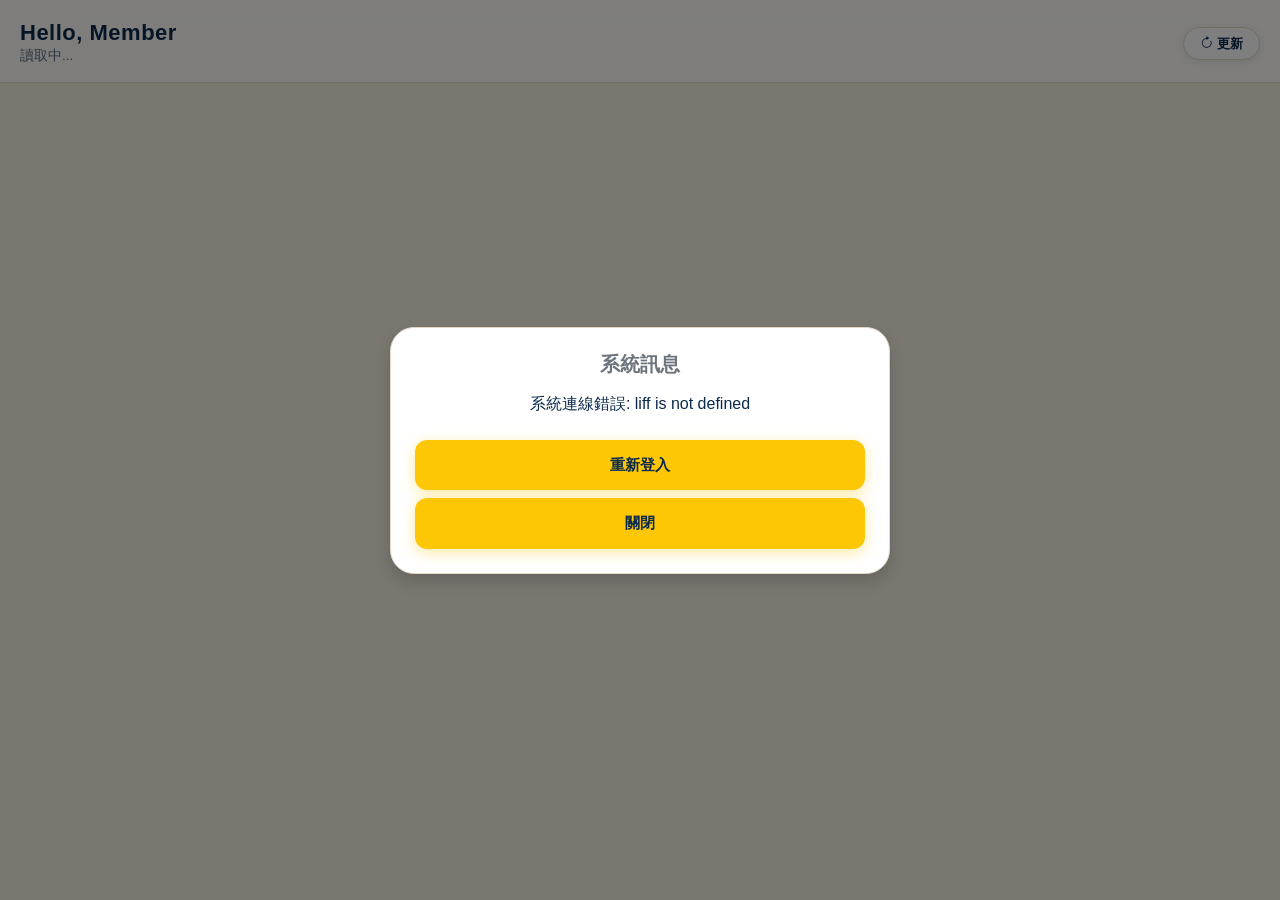
<file: index.html>
<!DOCTYPE html>
<html lang="zh-TW">
<head>
<meta charset="UTF-8">
<meta name="viewport" content="width=device-width, initial-scale=1.0, maximum-scale=1.0, user-scalable=no, viewport-fit=cover">
<title>Ormkub 會員專區</title>
<link rel="manifest" href="manifest.json">
<meta name="theme-color" content="#0B2A4C">
<link rel="icon" href="icons/favicon-32.png" sizes="32x32">
<link rel="apple-touch-icon" href="icons/apple-touch-icon.png">
<meta name="mobile-web-app-capable" content="yes">
<meta name="apple-mobile-web-app-capable" content="yes">
<meta name="apple-mobile-web-app-status-bar-style" content="black-translucent">
<meta name="apple-mobile-web-app-title" content="Ormkub">
<link href="https://fonts.googleapis.com/css2?family=Plus+Jakarta+Sans:wght@400;500;600;700&family=Noto+Sans+TC:wght@400;500;700&display=swap" rel="stylesheet">
<link href="https://cdn.jsdelivr.net/npm/bootstrap@5.3.0/dist/css/bootstrap.min.css" rel="stylesheet">
<link rel="stylesheet" href="https://cdn.jsdelivr.net/npm/bootstrap-icons@1.10.5/font/bootstrap-icons.css">
<link rel="stylesheet" href="style.css">
</head>
<body>

<div id="loading-overlay">
  <div class="spinner-border text-primary" role="status"></div>
  <div class="mt-2 small text-muted" style="letter-spacing: 1px;">LOADING</div>
</div>

<script>
window.onerror = function(msg, url, line) {
  var el = document.getElementById('loading-overlay');
  if(el) el.innerHTML = '<div style="background:white; color:red; padding:20px; border-radius:10px; font-weight:bold; margin:20px;">⚠️ 語法貼錯囉！<br><br>錯誤原因：' + msg + '<br>請檢查檔案第 ' + line + ' 行周圍是不是有多餘的符號。</div>';
  return false;
};
</script>

<div id="app">
  <div id="pwa-install-banner" class="pwa-banner hidden">
    <img src="icons/icon-192.png" alt="" class="pwa-banner-icon">
    <div class="pwa-banner-text" id="pwa-banner-text">加到手機桌面，下次不用再回 LINE 找連結</div>
    <button type="button" id="pwa-install-btn" class="pwa-banner-btn hidden">加入桌面</button>
    <button type="button" id="pwa-banner-close" class="pwa-banner-close" aria-label="關閉">&times;</button>
  </div>

  <div class="welcome-section">
    <div class="d-flex justify-content-between align-items-center user-info">
      <div>
        <h5>Hello, <span id="header-name">Member</span></h5>
        <p><span id="header-group">讀取中...</span></p>
      </div>
      <button onclick="forceUpdate()" class="btn-update">
        <i class="bi bi-arrow-clockwise"></i> 更新
      </button>
    </div>
  </div>

  <div id="old-member-transfer-view" class="container hidden fade-in" style="margin-top: 20px; position:relative; z-index:20;">
    <div class="card-box">
      <h4 class="fw-bold text-center mb-3">舊會員帳號轉移</h4>
      <p class="text-center text-muted small mb-4">如果你之前已經使用過 Ormkub 會員系統，請完成一次舊帳號驗證。原有會員資料與訂單都會保留，不需要重新註冊。</p>
      <button type="button" class="action-btn" onclick="startOldAccountTransfer()">驗證並轉移舊帳號</button>
      <div class="text-center mt-3">
        <button type="button" class="btn btn-link btn-sm text-muted" onclick="showView('register-view')">我是全新會員，前往註冊</button>
      </div>
    </div>
  </div>

  <div id="register-view" class="container hidden fade-in" style="margin-top: 20px; position:relative; z-index:20;">
    <div class="card-box">
      <h4 class="fw-bold text-center mb-4">會員綁定</h4>
      <p class="text-center text-muted small mb-4">請填寫正確資料以啟用查詢功能</p>
      <form onsubmit="event.preventDefault(); doRegister();">
        <div class="mb-3"><label class="small text-muted ms-1">Email</label><input type="email" id="reg-email" class="form-input" required placeholder="請輸入 Email"></div>
        <div class="mb-3"><label class="small text-muted ms-1">群內名稱</label><input type="text" id="reg-name" class="form-input" required placeholder="請填寫完整暱稱 (需與群組一致)"></div>
        <div class="mb-3"><label class="small text-muted ms-1">收件人姓名</label><input type="text" id="reg-receiver" class="form-input" required placeholder="包裹收件人"></div>
        <div class="mb-3"><label class="small text-muted ms-1">手機號碼</label><input type="tel" id="reg-phone" class="form-input" required placeholder="09xxxxxxxx"></div>
        <div class="mb-3"><label class="small text-muted ms-1">取貨門市</label><input type="text" id="reg-store" class="form-input" required placeholder="7-11 門市名稱"></div>
        <button type="submit" class="action-btn mt-2">確認綁定</button>
      </form>
    </div>
  </div>

  <div id="dashboard-view" class="hidden">
    <div class="container pb-5 pt-3">
      
      <div id="tab-home" class="content-section fade-in">
        <div id="announcement-container"><div class="text-center py-3 small text-muted">載入公告中...</div></div>
      </div>

      <div id="tab-markets" class="content-section hidden fade-in">
        <div id="market-list"></div>
      </div>

      <div id="tab-orders" class="content-section hidden fade-in">
        <div class="d-flex justify-content-between align-items-center mb-2">
          <h6 class="section-title mb-0">Transactions</h6>
          <select id="order-sort" class="form-select form-select-sm" style="width: auto; border-radius: 10px; font-size: 13px; font-weight: 700; border-color: var(--border-color); color: var(--dusk-blue); background-color: var(--surface); cursor: pointer; box-shadow: none;" onchange="handleSortOrders()">
            <option value="nameDesc">名稱：Z ➔ A (新團優先)</option>
            <option value="nameAsc">名稱：A ➔ Z (舊團優先)</option>
            <option value="statusWait">狀態：待處理優先</option>
            <option value="statusOk">狀態：已完成優先</option>
          </select>
        </div>

        <div class="order-notice-box">
          <div class="notice-title"><i class="bi bi-info-circle-fill me-1"></i> 訂單狀態說明</div>
          <ul class="notice-list">
            <li><span class="fw-bold">應付預收款項</span>：表示應該要預先付款的金額，每個商品已扣除 20 後的加總。</li>
            <li><span class="fw-bold" style="color: #1C8561;">配貨成功</span>：表示有購買到。</li>
            <li><span class="fw-bold" style="color: #0EB1D2;">到台</span>：表示商品已到台。</li>
          </ul>
          <div class="notice-footer">⚠️ 訂單到齊才會開賣貨便給下單，如果需要先寄出已到台的商品，請告知官方 LINE，謝謝。</div>
        </div>
        <div id="orders-container"></div>
      </div>

      <div id="tab-profile" class="content-section hidden fade-in">
        <div class="virtual-black-card">
          <div class="card-chip"></div>
          <div class="card-name-label">MEMBER NAME</div>
          <div class="card-name-value" id="p-group">-</div>
        </div>
        <div class="inset-list">
          <div class="list-row"><span class="list-label">Email</span><span class="list-value" id="p-email">-</span></div>
          <div class="list-row"><span class="list-label">手機號碼</span><span class="list-value" id="p-phone">-</span></div>
          <div class="list-row"><span class="list-label">收件人</span><span class="list-value" id="p-receiver">-</span></div>
          <div class="list-row"><span class="list-label">取貨門市</span><span class="list-value" id="p-store">-</span></div>
        </div>
        <div class="mt-4">
          <a href="https://ormkub.pse.is/LINEOA527" target="_blank" class="btn-support"><i class="bi bi-headset"></i> 聯繫客服修改資料</a>
        </div>
      </div>

      <div class="text-center mt-5 mb-3">
        <span class="badge bg-light text-secondary border rounded-pill px-3 py-2" style="font-weight: normal; letter-spacing: 0.5px;">系統版本: <span id="app-version-display">v1.0</span></span>
      </div>
    </div>
    
    <nav class="bottom-nav fade-in" style="animation-delay: 0.1s;">
      <button class="nav-btn active" onclick="switchTab('home', this)"><i class="bi bi-house-door-fill"></i><span>首頁</span></button>
      <button class="nav-btn" onclick="switchTab('markets', this)"><i class="bi bi-bag-heart-fill"></i><span>賣場</span></button>
      <button class="nav-btn" onclick="switchTab('orders', this)"><i class="bi bi-receipt"></i><span>訂單</span></button>
      <button class="nav-btn" onclick="switchTab('profile', this)"><i class="bi bi-person-circle"></i><span>資料</span></button>
    </nav>
  </div>
</div>

<div class="modal fade" id="infoModal" tabindex="-1">
  <div class="modal-dialog modal-dialog-centered">
    <div class="modal-content border-0 shadow" style="border-radius: 20px; background: rgba(255,255,255,0.9); backdrop-filter: blur(10px);">
      <div class="modal-body text-center p-4">
        <h5 class="fw-bold mb-3 text-secondary">系統訊息</h5>
        <p id="m-body" class="mb-4 text-dark"></p>
        <button id="m-retry-btn" class="action-btn mb-2 hidden" onclick="retryLoginFromError_()">重新登入</button>
        <button class="action-btn" data-bs-dismiss="modal">關閉</button>
      </div>
    </div>
  </div>
</div>

<script src="https://static.line-scdn.net/liff/edge/2/sdk.js"></script>
<script src="https://cdn.jsdelivr.net/npm/bootstrap@5.3.0/dist/js/bootstrap.bundle.min.js"></script>
<script src="script.js"></script>
<script>
if ('serviceWorker' in navigator) {
  navigator.serviceWorker.register('sw.js').catch(function () {});
}
</script>
<script>
// 加入桌面提示。跟 LIFF 登入流程完全獨立、不依賴 liff.init() 有沒有跑完，
// 只用 User-Agent／display-mode 判斷，避免動到 script.js 裡對時機很敏感的登入邏輯。
(function () {
  var banner = document.getElementById('pwa-install-banner');
  var textEl = document.getElementById('pwa-banner-text');
  var installBtn = document.getElementById('pwa-install-btn');
  var closeBtn = document.getElementById('pwa-banner-close');
  if (!banner) return;

  var DISMISS_KEY = 'pwaInstallBannerDismissed';

  function isStandalone() {
    return window.matchMedia('(display-mode: standalone)').matches || window.navigator.standalone === true;
  }
  function isInLineApp() {
    return /\bLine\//i.test(navigator.userAgent);
  }
  function isIOS() {
    return /iphone|ipad|ipod/i.test(navigator.userAgent);
  }

  if (isStandalone() || localStorage.getItem(DISMISS_KEY) === '1') return;

  var deferredPrompt = null;

  function showBanner() {
    banner.classList.remove('hidden');
    banner.classList.add('fade-in');
  }

  if (isInLineApp()) {
    textEl.textContent = '加到手機桌面，下次不用再回 LINE 找連結：點右上角「⋯」選「在瀏覽器中開啟」，再依畫面指示加入主畫面';
    showBanner();
  } else if (isIOS()) {
    textEl.textContent = '加到手機桌面，下次不用再回 LINE 找連結：點下方的分享按鈕 →「加入主畫面」';
    showBanner();
  } else {
    window.addEventListener('beforeinstallprompt', function (e) {
      e.preventDefault();
      deferredPrompt = e;
      installBtn.classList.remove('hidden');
      showBanner();
    });
  }

  installBtn.addEventListener('click', function () {
    if (!deferredPrompt) return;
    installBtn.disabled = true;
    deferredPrompt.prompt();
    deferredPrompt.userChoice.finally(function () {
      deferredPrompt = null;
      banner.classList.add('hidden');
    });
  });

  closeBtn.addEventListener('click', function () {
    banner.classList.add('hidden');
    localStorage.setItem(DISMISS_KEY, '1');
  });

  window.addEventListener('appinstalled', function () {
    banner.classList.add('hidden');
    localStorage.setItem(DISMISS_KEY, '1');
  });
})();
</script>
</body>
</html>
</file>
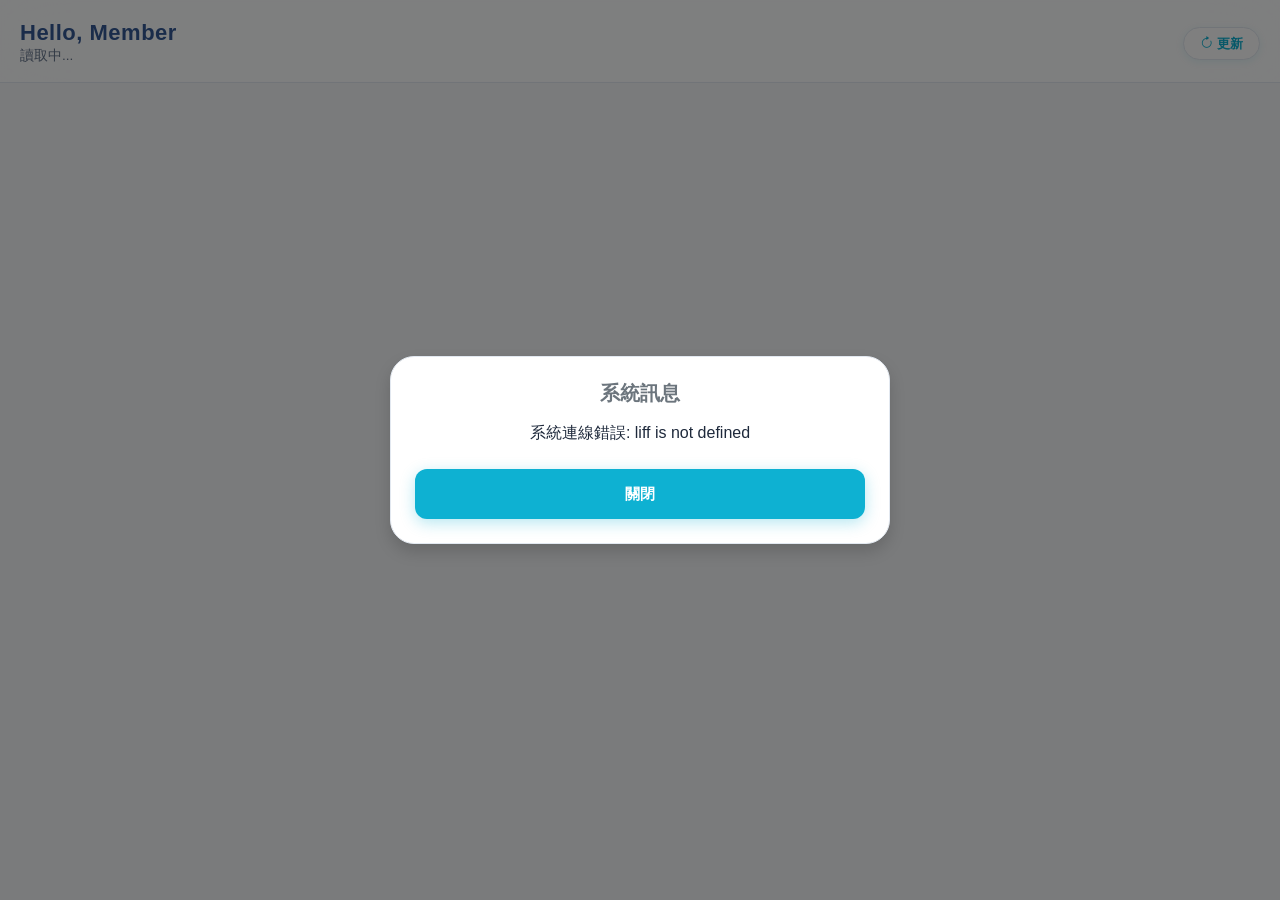
<file: 00/index.html>
<!DOCTYPE html>
<html lang="zh-TW">
<head>
<meta charset="UTF-8">
<meta name="viewport" content="width=device-width, initial-scale=1.0, maximum-scale=1.0, user-scalable=no, viewport-fit=cover">
<title>Ormkub 會員專區</title>
<link href="https://fonts.googleapis.com/css2?family=Plus+Jakarta+Sans:wght@400;500;600;700&family=Noto+Sans+TC:wght@400;500;700&display=swap" rel="stylesheet">
<link href="https://cdn.jsdelivr.net/npm/bootstrap@5.3.0/dist/css/bootstrap.min.css" rel="stylesheet">
<link rel="stylesheet" href="https://cdn.jsdelivr.net/npm/bootstrap-icons@1.10.5/font/bootstrap-icons.css">
<link rel="stylesheet" href="style.css">
</head>
<body>

<div id="loading-overlay">
  <div class="spinner-border text-primary" role="status"></div>
  <div class="mt-2 small text-muted" style="letter-spacing: 1px;">LOADING</div>
</div>

<script>
window.onerror = function(msg, url, line) {
  var el = document.getElementById('loading-overlay');
  if(el) el.innerHTML = '<div style="background:white; color:red; padding:20px; border-radius:10px; font-weight:bold; margin:20px;">⚠️ 語法貼錯囉！<br><br>錯誤原因：' + msg + '<br>請檢查檔案第 ' + line + ' 行周圍是不是有多餘的符號。</div>';
  return false;
};
</script>

<div id="app">
  <div class="welcome-section">
    <div class="d-flex justify-content-between align-items-center user-info">
      <div>
        <h5>Hello, <span id="header-name">Member</span></h5>
        <p><span id="header-group">讀取中...</span></p>
      </div>
      <button onclick="forceUpdate()" class="btn-update">
        <i class="bi bi-arrow-clockwise"></i> 更新
      </button>
    </div>
  </div>

  <div id="register-view" class="container hidden fade-in" style="margin-top: 20px; position:relative; z-index:20;">
    <div class="card-box">
      <h4 class="fw-bold text-center mb-4">會員綁定</h4>
      <p class="text-center text-muted small mb-4">請填寫正確資料以啟用查詢功能</p>
      <form onsubmit="event.preventDefault(); doRegister();">
        <div class="mb-3"><label class="small text-muted ms-1">Email</label><input type="email" id="reg-email" class="form-input" required placeholder="請輸入 Email"></div>
        <div class="mb-3"><label class="small text-muted ms-1">群內名稱</label><input type="text" id="reg-name" class="form-input" required placeholder="請填寫完整暱稱 (需與群組一致)"></div>
        <div class="mb-3"><label class="small text-muted ms-1">收件人姓名</label><input type="text" id="reg-receiver" class="form-input" required placeholder="包裹收件人"></div>
        <div class="mb-3"><label class="small text-muted ms-1">手機號碼</label><input type="tel" id="reg-phone" class="form-input" required placeholder="09xxxxxxxx"></div>
        <div class="mb-3"><label class="small text-muted ms-1">取貨門市</label><input type="text" id="reg-store" class="form-input" required placeholder="7-11 門市名稱"></div>
        <button type="submit" class="action-btn mt-2">確認綁定</button>
      </form>
    </div>
  </div>

  <div id="dashboard-view" class="hidden">
    <div class="container pb-5 pt-3">
      
      <div id="tab-home" class="content-section fade-in">
        <div id="announcement-container"><div class="text-center py-3 small text-muted">載入公告中...</div></div>
      </div>

      <div id="tab-markets" class="content-section hidden fade-in">
        <div id="market-list"></div>
      </div>

      <div id="tab-orders" class="content-section hidden fade-in">
        <div class="d-flex justify-content-between align-items-center mb-2">
          <h6 class="section-title mb-0">Transactions</h6>
          <select id="order-sort" class="form-select form-select-sm" style="width: auto; border-radius: 10px; font-size: 13px; font-weight: 700; border-color: var(--border-color); color: var(--dusk-blue); background-color: var(--surface); cursor: pointer; box-shadow: none;" onchange="handleSortOrders()">
            <option value="nameDesc">名稱：Z ➔ A (新團優先)</option>
            <option value="nameAsc">名稱：A ➔ Z (舊團優先)</option>
            <option value="statusWait">狀態：待處理優先</option>
            <option value="statusOk">狀態：已完成優先</option>
          </select>
        </div>

        <div class="order-notice-box">
          <div class="notice-title"><i class="bi bi-info-circle-fill me-1"></i> 訂單狀態說明</div>
          <ul class="notice-list">
            <li><span class="fw-bold">應付預收款項</span>：表示應該要預先付款的金額，每個商品已扣除 20 後的加總。</li>
            <li><span class="fw-bold" style="color: #1C8561;">配貨成功</span>：表示有購買到。</li>
            <li><span class="fw-bold" style="color: #0EB1D2;">到台</span>：表示商品已到台。</li>
          </ul>
          <div class="notice-footer">⚠️ 訂單到齊才會開賣貨便給下單，如果需要先寄出已到台的商品，請告知官方 LINE，謝謝。</div>
        </div>
        <div id="orders-container"></div>
      </div>

      <div id="tab-profile" class="content-section hidden fade-in">
        <div class="virtual-black-card">
          <div class="card-chip"></div>
          <div class="card-name-label">MEMBER NAME</div>
          <div class="card-name-value" id="p-group">-</div>
        </div>
        <div class="inset-list">
          <div class="list-row"><span class="list-label">Email</span><span class="list-value" id="p-email">-</span></div>
          <div class="list-row"><span class="list-label">手機號碼</span><span class="list-value" id="p-phone">-</span></div>
          <div class="list-row"><span class="list-label">收件人</span><span class="list-value" id="p-receiver">-</span></div>
          <div class="list-row"><span class="list-label">取貨門市</span><span class="list-value" id="p-store">-</span></div>
        </div>
        <div class="mt-4">
          <a href="https://ormkub.pse.is/LINEOA527" target="_blank" class="btn-support"><i class="bi bi-headset"></i> 聯繫客服修改資料</a>
        </div>
      </div>

      <div class="text-center mt-5 mb-3">
        <span class="badge bg-light text-secondary border rounded-pill px-3 py-2" style="font-weight: normal; letter-spacing: 0.5px;">系統版本: <span id="app-version-display">v1.0</span></span>
      </div>
    </div>
    
    <nav class="bottom-nav fade-in" style="animation-delay: 0.1s;">
      <button class="nav-btn active" onclick="switchTab('home', this)"><i class="bi bi-house-door-fill"></i><span>首頁</span></button>
      <button class="nav-btn" onclick="switchTab('markets', this)"><i class="bi bi-bag-heart-fill"></i><span>賣場</span></button>
      <button class="nav-btn" onclick="switchTab('orders', this)"><i class="bi bi-receipt"></i><span>訂單</span></button>
      <button class="nav-btn" onclick="switchTab('profile', this)"><i class="bi bi-person-circle"></i><span>資料</span></button>
    </nav>
  </div>
</div>

<div class="modal fade" id="infoModal" tabindex="-1">
  <div class="modal-dialog modal-dialog-centered">
    <div class="modal-content border-0 shadow" style="border-radius: 20px; background: rgba(255,255,255,0.9); backdrop-filter: blur(10px);">
      <div class="modal-body text-center p-4">
        <h5 class="fw-bold mb-3 text-secondary">系統訊息</h5>
        <p id="m-body" class="mb-4 text-dark"></p>
        <button class="action-btn" data-bs-dismiss="modal">關閉</button>
      </div>
    </div>
  </div>
</div>

<script src="https://static.line-scdn.net/liff/edge/2/sdk.js"></script>
<script src="https://cdn.jsdelivr.net/npm/bootstrap@5.3.0/dist/js/bootstrap.bundle.min.js"></script>
<script src="script.js"></script>
</body>
</html>
</file>
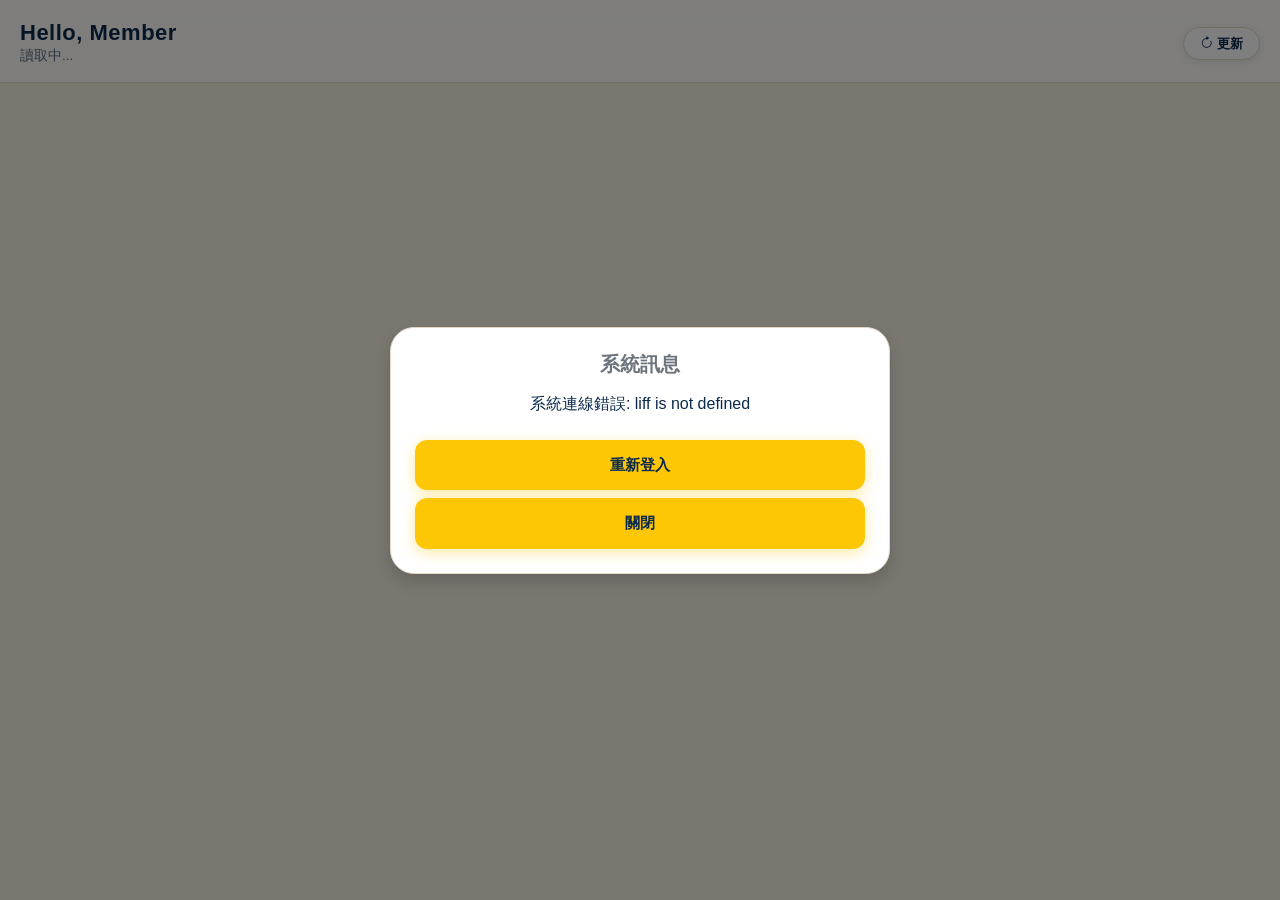
<file: test/index.html>
<!DOCTYPE html>
<html lang="zh-TW">
<head>
<meta charset="UTF-8">
<meta name="viewport" content="width=device-width, initial-scale=1.0, maximum-scale=1.0, user-scalable=no, viewport-fit=cover">
<title>Ormkub 會員專區</title>
<link rel="manifest" href="../manifest.json">
<meta name="theme-color" content="#0B2A4C">
<link rel="icon" href="../icons/favicon-32.png" sizes="32x32">
<link rel="apple-touch-icon" href="../icons/apple-touch-icon.png">
<meta name="mobile-web-app-capable" content="yes">
<meta name="apple-mobile-web-app-capable" content="yes">
<meta name="apple-mobile-web-app-status-bar-style" content="black-translucent">
<meta name="apple-mobile-web-app-title" content="Ormkub">
<link href="https://fonts.googleapis.com/css2?family=Plus+Jakarta+Sans:wght@400;500;600;700&family=Noto+Sans+TC:wght@400;500;700&display=swap" rel="stylesheet">
<link href="https://cdn.jsdelivr.net/npm/bootstrap@5.3.0/dist/css/bootstrap.min.css" rel="stylesheet">
<link rel="stylesheet" href="https://cdn.jsdelivr.net/npm/bootstrap-icons@1.10.5/font/bootstrap-icons.css">
<link rel="stylesheet" href="style.css">
</head>
<body>

<div id="loading-overlay">
  <div class="spinner-border text-primary" role="status"></div>
  <div class="mt-2 small text-muted" style="letter-spacing: 1px;">LOADING</div>
</div>

<script>
window.onerror = function(msg, url, line) {
  var el = document.getElementById('loading-overlay');
  if(el) el.innerHTML = '<div style="background:white; color:red; padding:20px; border-radius:10px; font-weight:bold; margin:20px;">⚠️ 語法貼錯囉！<br><br>錯誤原因：' + msg + '<br>請檢查檔案第 ' + line + ' 行周圍是不是有多餘的符號。</div>';
  return false;
};
</script>

<div id="app">
  <div id="pwa-install-banner" class="pwa-banner hidden">
    <img src="../icons/icon-192.png" alt="" class="pwa-banner-icon">
    <div class="pwa-banner-text" id="pwa-banner-text">加到手機桌面，下次不用再回 LINE 找連結</div>
    <button type="button" id="pwa-install-btn" class="pwa-banner-btn hidden">加入桌面</button>
    <button type="button" id="pwa-banner-close" class="pwa-banner-close" aria-label="關閉">&times;</button>
  </div>

  <div class="welcome-section">
    <div class="d-flex justify-content-between align-items-center user-info">
      <div>
        <h5>Hello, <span id="header-name">Member</span></h5>
        <p><span id="header-group">讀取中...</span></p>
      </div>
      <button onclick="forceUpdate()" class="btn-update">
        <i class="bi bi-arrow-clockwise"></i> 更新
      </button>
    </div>
  </div>

  <div id="old-member-transfer-view" class="container hidden fade-in" style="margin-top: 20px; position:relative; z-index:20;">
    <div class="card-box">
      <h4 class="fw-bold text-center mb-3">舊會員帳號轉移</h4>
      <p class="text-center text-muted small mb-4">如果你之前已經使用過 Ormkub 會員系統，請完成一次舊帳號驗證。原有會員資料與訂單都會保留，不需要重新註冊。</p>
      <button type="button" class="action-btn" onclick="startOldAccountTransfer()">驗證並轉移舊帳號</button>
      <div class="text-center mt-3">
        <button type="button" class="btn btn-link btn-sm text-muted" onclick="showView('register-view')">我是全新會員，前往註冊</button>
      </div>
    </div>
  </div>

  <div id="register-view" class="container hidden fade-in" style="margin-top: 20px; position:relative; z-index:20;">
    <div class="card-box">
      <h4 class="fw-bold text-center mb-4">會員綁定</h4>
      <p class="text-center text-muted small mb-4">請填寫正確資料以啟用查詢功能</p>
      <form onsubmit="event.preventDefault(); doRegister();">
        <div class="mb-3"><label class="small text-muted ms-1">Email</label><input type="email" id="reg-email" class="form-input" required placeholder="請輸入 Email"></div>
        <div class="mb-3"><label class="small text-muted ms-1">群內名稱</label><input type="text" id="reg-name" class="form-input" required placeholder="請填寫完整暱稱 (需與群組一致)"></div>
        <div class="mb-3"><label class="small text-muted ms-1">收件人姓名</label><input type="text" id="reg-receiver" class="form-input" required placeholder="包裹收件人"></div>
        <div class="mb-3"><label class="small text-muted ms-1">手機號碼</label><input type="tel" id="reg-phone" class="form-input" required placeholder="09xxxxxxxx"></div>
        <div class="mb-3"><label class="small text-muted ms-1">取貨門市</label><input type="text" id="reg-store" class="form-input" required placeholder="7-11 門市名稱"></div>
        <button type="submit" class="action-btn mt-2">確認綁定</button>
      </form>
    </div>
  </div>

  <div id="dashboard-view" class="hidden">
    <div class="container pb-5 pt-3">
      
      <div id="tab-home" class="content-section fade-in">
        <div id="announcement-container"><div class="text-center py-3 small text-muted">載入公告中...</div></div>
      </div>

      <div id="tab-markets" class="content-section hidden fade-in">
        <div id="market-list"></div>
      </div>

      <div id="tab-orders" class="content-section hidden fade-in">
        <div class="d-flex justify-content-between align-items-center mb-2">
          <h6 class="section-title mb-0">Transactions</h6>
          <select id="order-sort" class="form-select form-select-sm" style="width: auto; border-radius: 10px; font-size: 13px; font-weight: 700; border-color: var(--border-color); color: var(--dusk-blue); background-color: var(--surface); cursor: pointer; box-shadow: none;" onchange="handleSortOrders()">
            <option value="nameDesc">名稱：Z ➔ A (新團優先)</option>
            <option value="nameAsc">名稱：A ➔ Z (舊團優先)</option>
            <option value="statusWait">狀態：待處理優先</option>
            <option value="statusOk">狀態：已完成優先</option>
          </select>
        </div>

        <div class="order-notice-box">
          <div class="notice-title"><i class="bi bi-info-circle-fill me-1"></i> 訂單狀態說明</div>
          <ul class="notice-list">
            <li><span class="fw-bold">應付預收款項</span>：表示應該要預先付款的金額，每個商品已扣除 20 後的加總。</li>
            <li><span class="fw-bold" style="color: #1C8561;">配貨成功</span>：表示有購買到。</li>
            <li><span class="fw-bold" style="color: #0EB1D2;">到台</span>：表示商品已到台。</li>
          </ul>
          <div class="notice-footer">⚠️ 訂單到齊才會開賣貨便給下單，如果需要先寄出已到台的商品，請告知官方 LINE，謝謝。</div>
        </div>
        <div id="orders-container"></div>
      </div>

      <div id="tab-profile" class="content-section hidden fade-in">
        <div class="virtual-black-card">
          <div class="card-chip"></div>
          <div class="card-name-label">MEMBER NAME</div>
          <div class="card-name-value" id="p-group">-</div>
        </div>
        <div class="inset-list">
          <div class="list-row"><span class="list-label">Email</span><span class="list-value" id="p-email">-</span></div>
          <div class="list-row"><span class="list-label">手機號碼</span><span class="list-value" id="p-phone">-</span></div>
          <div class="list-row"><span class="list-label">收件人</span><span class="list-value" id="p-receiver">-</span></div>
          <div class="list-row"><span class="list-label">取貨門市</span><span class="list-value" id="p-store">-</span></div>
        </div>
        <div class="mt-4">
          <a href="https://ormkub.pse.is/LINEOA527" target="_blank" class="btn-support"><i class="bi bi-headset"></i> 聯繫客服修改資料</a>
        </div>
      </div>

      <div class="text-center mt-5 mb-3">
        <span class="badge bg-light text-secondary border rounded-pill px-3 py-2" style="font-weight: normal; letter-spacing: 0.5px;">系統版本: <span id="app-version-display">v1.0</span></span>
      </div>
    </div>
    
    <nav class="bottom-nav fade-in" style="animation-delay: 0.1s;">
      <button class="nav-btn active" onclick="switchTab('home', this)"><i class="bi bi-house-door-fill"></i><span>首頁</span></button>
      <button class="nav-btn" onclick="switchTab('markets', this)"><i class="bi bi-bag-heart-fill"></i><span>賣場</span></button>
      <button class="nav-btn" onclick="switchTab('orders', this)"><i class="bi bi-receipt"></i><span>訂單</span></button>
      <button class="nav-btn" onclick="switchTab('profile', this)"><i class="bi bi-person-circle"></i><span>資料</span></button>
    </nav>
  </div>
</div>

<div class="modal fade" id="infoModal" tabindex="-1">
  <div class="modal-dialog modal-dialog-centered">
    <div class="modal-content border-0 shadow" style="border-radius: 20px; background: rgba(255,255,255,0.9); backdrop-filter: blur(10px);">
      <div class="modal-body text-center p-4">
        <h5 class="fw-bold mb-3 text-secondary">系統訊息</h5>
        <p id="m-body" class="mb-4 text-dark"></p>
        <button id="m-retry-btn" class="action-btn mb-2 hidden" onclick="retryLoginFromError_()">重新登入</button>
        <button class="action-btn" data-bs-dismiss="modal">關閉</button>
      </div>
    </div>
  </div>
</div>

<script src="https://static.line-scdn.net/liff/edge/2/sdk.js"></script>
<script src="https://cdn.jsdelivr.net/npm/bootstrap@5.3.0/dist/js/bootstrap.bundle.min.js"></script>
<script src="script.js"></script>
<!-- 測試站：不註冊 service worker，避免與正式站快取互相干擾 -->
<script>
// 加入桌面提示。跟 LIFF 登入流程完全獨立、不依賴 liff.init() 有沒有跑完，
// 只用 User-Agent／display-mode 判斷，避免動到 script.js 裡對時機很敏感的登入邏輯。
(function () {
  var banner = document.getElementById('pwa-install-banner');
  var textEl = document.getElementById('pwa-banner-text');
  var installBtn = document.getElementById('pwa-install-btn');
  var closeBtn = document.getElementById('pwa-banner-close');
  if (!banner) return;

  var DISMISS_KEY = 'pwaInstallBannerDismissed';

  function isStandalone() {
    return window.matchMedia('(display-mode: standalone)').matches || window.navigator.standalone === true;
  }
  function isInLineApp() {
    return /\bLine\//i.test(navigator.userAgent);
  }
  function isIOS() {
    return /iphone|ipad|ipod/i.test(navigator.userAgent);
  }

  if (isStandalone() || localStorage.getItem(DISMISS_KEY) === '1') return;

  var deferredPrompt = null;

  function showBanner() {
    banner.classList.remove('hidden');
    banner.classList.add('fade-in');
  }

  if (isInLineApp()) {
    textEl.textContent = '加到手機桌面，下次不用再回 LINE 找連結：點右上角「⋯」選「在瀏覽器中開啟」，再依畫面指示加入主畫面';
    showBanner();
  } else if (isIOS()) {
    textEl.textContent = '加到手機桌面，下次不用再回 LINE 找連結：點下方的分享按鈕 →「加入主畫面」';
    showBanner();
  } else {
    window.addEventListener('beforeinstallprompt', function (e) {
      e.preventDefault();
      deferredPrompt = e;
      installBtn.classList.remove('hidden');
      showBanner();
    });
  }

  installBtn.addEventListener('click', function () {
    if (!deferredPrompt) return;
    installBtn.disabled = true;
    deferredPrompt.prompt();
    deferredPrompt.userChoice.finally(function () {
      deferredPrompt = null;
      banner.classList.add('hidden');
    });
  });

  closeBtn.addEventListener('click', function () {
    banner.classList.add('hidden');
    localStorage.setItem(DISMISS_KEY, '1');
  });

  window.addEventListener('appinstalled', function () {
    banner.classList.add('hidden');
    localStorage.setItem(DISMISS_KEY, '1');
  });
})();
</script>
</body>
</html>
</file>
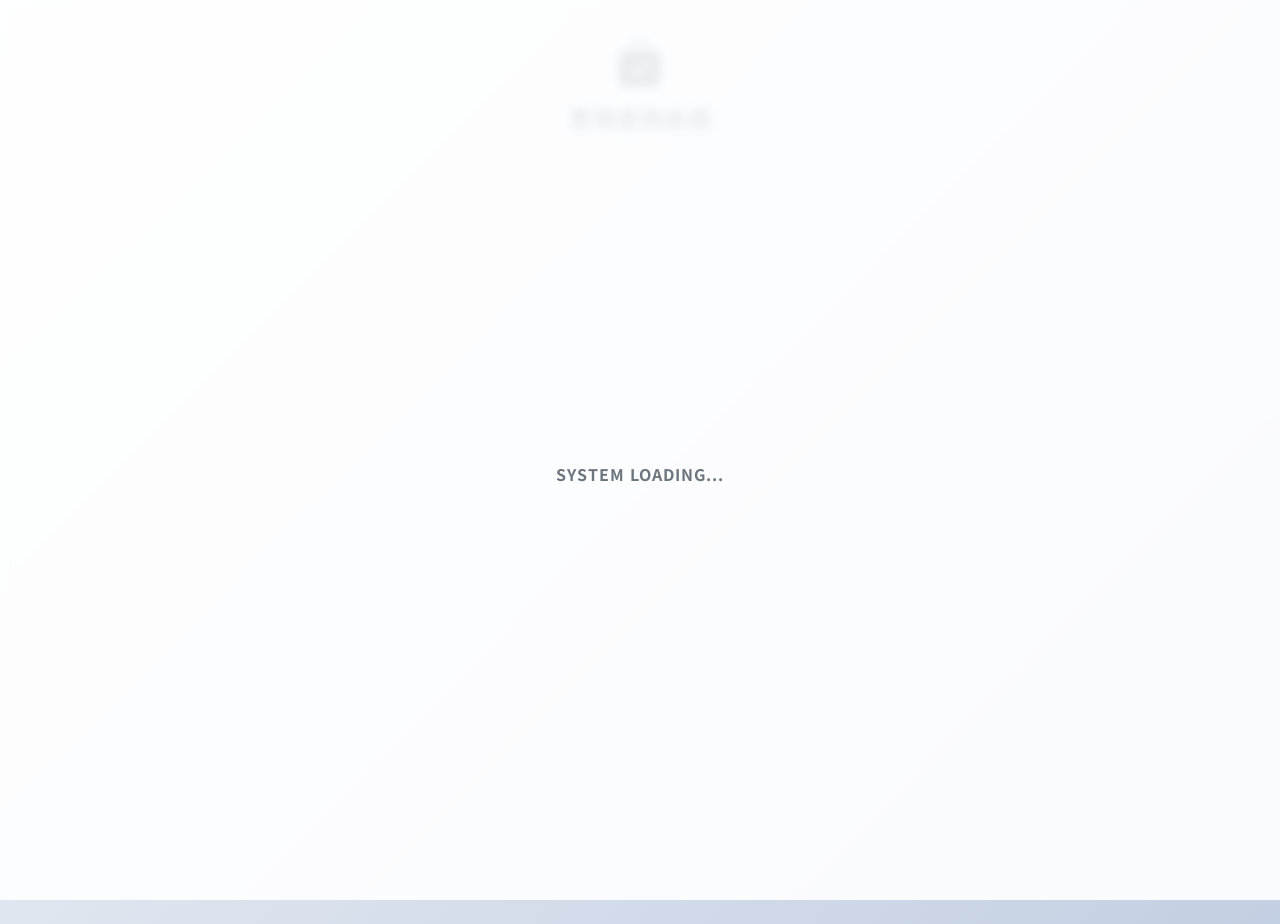
<file: index v1.html>
<!DOCTYPE html>
<html lang="zh-TW">
<head>
    <meta charset="UTF-8">
    <meta name="viewport" content="width=device-width, initial-scale=1.0, maximum-scale=1.0, user-scalable=no">
    <title>賣場查詢系統</title>
    
    <link rel="preconnect" href="https://fonts.googleapis.com">
    <link rel="preconnect" href="https://fonts.gstatic.com" crossorigin>
    <link href="https://fonts.googleapis.com/css2?family=Noto+Sans+TC:wght@400;500;700&display=swap" rel="stylesheet">
    
    <link href="https://cdn.jsdelivr.net/npm/bootstrap@5.3.0/dist/css/bootstrap.min.css" rel="stylesheet">
    <link rel="stylesheet" href="https://cdn.jsdelivr.net/npm/bootstrap-icons@1.10.5/font/bootstrap-icons.css">

    <style>
        /* === 全域變數與重設 === */
        :root {
            --primary-color: #2c3e50; /* 深藍灰 (專業感) */
            --accent-color: #3498db;  /* 亮藍 (強調色) */
            --bg-gradient: linear-gradient(135deg, #f5f7fa 0%, #c3cfe2 100%);
        }

        body {
            font-family: 'Noto Sans TC', sans-serif;
            background: var(--bg-gradient);
            min-height: 100vh;
            color: #444;
            padding-bottom: 40px;
        }

        /* 隱藏元素用 */
        .hidden { display: none !important; }
        .fade-in { animation: fadeIn 0.5s ease-in-out; }

        @keyframes fadeIn {
            from { opacity: 0; transform: translateY(10px); }
            to { opacity: 1; transform: translateY(0); }
        }

        /* === 全螢幕載入動畫 === */
        #loading-overlay {
            position: fixed;
            top: 0; left: 0; width: 100%; height: 100%;
            background: rgba(255, 255, 255, 0.9);
            backdrop-filter: blur(5px);
            z-index: 9999;
            display: flex;
            flex-direction: column;
            justify-content: center;
            align-items: center;
        }

        /* === 卡片設計 === */
        .custom-card {
            border: none;
            border-radius: 16px;
            background: white;
            box-shadow: 0 10px 25px rgba(0,0,0,0.08);
            padding: 2rem;
            margin-top: 2rem;
            transition: all 0.3s ease;
        }

        /* === 表單美化 (浮動標籤) === */
        .form-floating > .form-control {
            border-radius: 12px;
            border: 1px solid #e0e0e0;
            background-color: #f9f9f9;
        }
        .form-floating > .form-control:focus {
            border-color: var(--accent-color);
            box-shadow: 0 0 0 4px rgba(52, 152, 219, 0.1);
            background-color: #fff;
        }
        
        /* === 按鈕美化 === */
        .btn-custom {
            background: linear-gradient(45deg, var(--primary-color), #4b6cb7);
            border: none;
            border-radius: 50px;
            padding: 12px 30px;
            font-weight: 700;
            letter-spacing: 0.5px;
            box-shadow: 0 4px 15px rgba(44, 62, 80, 0.3);
            color: white;
            transition: transform 0.2s;
        }
        .btn-custom:active {
            transform: scale(0.98);
        }

        /* === 賣場卡片 === */
        .market-item {
            border-left: 5px solid var(--accent-color);
            border-radius: 12px;
            background: white;
            transition: transform 0.2s;
        }
        .market-item:hover {
            transform: translateY(-3px);
        }

        /* === Logo 區域 === */
        .brand-header {
            text-align: center;
            margin-bottom: 1.5rem;
        }
        .brand-icon {
            font-size: 3rem;
            color: var(--primary-color);
            margin-bottom: 0.5rem;
        }
    </style>
</head>
<body>

    <div id="loading-overlay">
        <div class="spinner-grow text-primary" role="status" style="width: 3rem; height: 3rem;"></div>
        <p class="mt-3 fw-bold text-secondary" style="letter-spacing: 1px;">SYSTEM LOADING...</p>
    </div>

    <div id="app" class="container" style="max-width: 500px;">
        
        <div class="brand-header fade-in">
            <div class="mt-4 brand-icon">
                <i class="bi bi-bag-check-fill"></i>
            </div>
            <h4 class="fw-bold" style="color: var(--primary-color);">賣場查詢系統</h4>
        </div>

        <div id="register-view" class="custom-card fade-in hidden">
            <h5 class="text-center mb-4 fw-bold">
                <i class="bi bi-person-plus-fill me-2"></i>會員資料綁定
            </h5>
            <p class="text-muted text-center small mb-4">請填寫正確資訊以利查詢訂單</p>
            
            <div class="form-floating mb-3">
                <input type="email" id="reg-email" class="form-control" placeholder="name@example.com">
                <label for="reg-email">Email (不可重複)</label>
            </div>

            <div class="form-floating mb-3">
                <input type="text" id="reg-name" class="form-control" placeholder="群內名稱">
                <label for="reg-name">群內名稱 (需完全一致)</label>
            </div>

            <div class="form-floating mb-3">
                <input type="text" id="reg-receiver" class="form-control" placeholder="收件人">
                <label for="reg-receiver">常用收件人姓名</label>
            </div>

            <div class="form-floating mb-3">
                <input type="tel" id="reg-phone" class="form-control" placeholder="電話">
                <label for="reg-phone">聯絡電話 (09xxxxxxxx)</label>
            </div>

            <div class="form-floating mb-3">
                <input type="text" id="reg-store" class="form-control" placeholder="門市">
                <label for="reg-store">常用 7-11 門市</label>
            </div>

            <button onclick="doRegister()" class="btn btn-custom w-100 mt-2">
                確認註冊 <i class="bi bi-arrow-right-circle ms-1"></i>
            </button>
        </div>

        <div id="market-view" class="hidden fade-in">
            <div class="d-flex justify-content-between align-items-center mb-3 px-2">
                <div>
                    <small class="text-muted">Welcome back,</small>
                    <h5 class="fw-bold mb-0" id="user-name">User</h5>
                </div>
                <button class="btn btn-light btn-sm rounded-circle shadow-sm" onclick="location.reload()">
                    <i class="bi bi-arrow-clockwise text-primary"></i>
                </button>
            </div>

            <div id="market-list">
                </div>
        </div>
    </div>

    <div class="modal fade" id="infoModal" tabindex="-1" aria-hidden="true">
        <div class="modal-dialog modal-dialog-centered">
            <div class="modal-content border-0 shadow-lg" style="border-radius: 16px;">
                <div class="modal-header border-0 pb-0">
                    <h5 class="modal-title fw-bold" id="infoModalTitle">提示</h5>
                    <button type="button" class="btn-close" data-bs-dismiss="modal" aria-label="Close"></button>
                </div>
                <div class="modal-body pt-2 pb-4 text-secondary" id="infoModalBody">
                    ...
                </div>
                <div class="modal-footer border-0 pt-0">
                    <button type="button" class="btn btn-primary rounded-pill px-4" data-bs-dismiss="modal">OK</button>
                </div>
            </div>
        </div>
    </div>

    <script src="https://static.line-scdn.net/liff/edge/2/sdk.js"></script>
    <script src="https://cdn.jsdelivr.net/npm/bootstrap@5.3.0/dist/js/bootstrap.bundle.min.js"></script>
    
    <script>
        // ================= 設定區 (已填入你的資料) =================
        const GAS_API_URL = 'https://script.google.com/macros/s/AKfycbxAxlODopFrwlM2W2WGMv6Zq6sFVUjbz9XsEGbKeZRZp89qLhmdCtkwk4_IkTFucchQ/exec'; 
        const MY_LIFF_ID = '2008873691-AM28m7jo'; 
        // ========================================================

        let currentUid = '';

        // 1. 初始化 LIFF
        window.onload = function() {
            setTimeout(() => {
                liff.init({ liffId: MY_LIFF_ID })
                .then(() => {
                    if (!liff.isLoggedIn()) {
                        liff.login();
                    } else {
                        liff.getProfile().then(profile => {
                            currentUid = profile.userId;
                            checkUserStatus(currentUid);
                        });
                    }
                })
                .catch((err) => {
                    console.error('LIFF Error:', err);
                    document.getElementById('loading-overlay').classList.add('hidden');
                    showMsg('系統錯誤', 'LIFF 初始化失敗，請確認設定');
                });
            }, 300);
        };

        // 2. 驗證工具
        function isValidEmail(email) {
            const re = /^(([^<>()[\]\\.,;:\s@"]+(\.[^<>()[\]\\.,;:\s@"]+)*)|(".+"))@((\[[0-9]{1,3}\.[0-9]{1,3}\.[0-9]{1,3}\.[0-9]{1,3}])|(([a-zA-Z\-0-9]+\.)+[a-zA-Z]{2,}))$/;
            return re.test(String(email).toLowerCase());
        }

        function isValidPhone(phone) {
            // 嚴格檢查：09開頭 + 8個數字
            const re = /^09\d{8}$/; 
            return re.test(phone);
        }

        // 3. 呼叫 API (含超時保護)
        async function callApi(action, payload) {
            const controller = new AbortController();
            const timeoutId = setTimeout(() => controller.abort(), 10000); // 10秒超時

            try {
                const response = await fetch(GAS_API_URL, {
                    method: 'POST',
                    body: JSON.stringify({ action: action, payload: payload }),
                    signal: controller.signal
                });
                clearTimeout(timeoutId);
                return await response.json();
            } catch (error) {
                clearTimeout(timeoutId);
                console.error("API Error:", error);
                return { status: 'error', message: '網路連線逾時或後端無回應' };
            }
        }

        // 4. 檢查使用者狀態
        async function checkUserStatus(uid) {
            try {
                const res = await callApi('checkUser', { uid: uid });
                
                // 收到回應後，隱藏全螢幕 Loading
                document.getElementById('loading-overlay').classList.add('hidden');
                
                if (res.status === 'success' && res.data) {
                    showMarketView(res.data);
                } else {
                    document.getElementById('register-view').classList.remove('hidden');
                }
            } catch (e) {
                document.getElementById('loading-overlay').classList.add('hidden');
                showMsg('連線錯誤', '無法連接伺服器，請重新整理');
            }
        }

        // 5. 執行註冊 (含驗證)
        async function doRegister() {
            const email = document.getElementById('reg-email').value.trim();
            const name = document.getElementById('reg-name').value.trim();
            const receiver = document.getElementById('reg-receiver').value.trim();
            const phone = document.getElementById('reg-phone').value.trim();
            const store = document.getElementById('reg-store').value.trim();
            
            // 檢查空值
            if(!email || !name || !receiver || !phone || !store) {
                return showMsg('資料不完整', '所有欄位都是必填的喔！');
            }

            // 檢查格式
            if (!isValidEmail(email)) {
                return showMsg('Email 格式錯誤', '請輸入正確的信箱');
            }

            if (!isValidPhone(phone)) {
                return showMsg('手機格式錯誤', '請輸入 09 開頭的 10 碼數字');
            }

            // 開啟 Loading
            document.getElementById('loading-overlay').classList.remove('hidden');
            document.getElementById('register-view').classList.add('hidden');

            const payload = {
                uid: currentUid,
                email: email,
                name: name,
                receiver: receiver,
                phone: phone,
                store: store
            };

            const res = await callApi('register', payload);
            
            document.getElementById('loading-overlay').classList.add('hidden');

            if(res.status === 'success') {
                showMsg('🎉 註冊成功', '歡迎加入！系統將自動為您搜尋賣場。');
                checkUserStatus(currentUid); 
            } else {
                showMsg('註冊失敗', res.message || '請稍後再試');
                document.getElementById('register-view').classList.remove('hidden');
            }
        }

        // 6. 顯示賣場列表
        async function showMarketView(userData) {
            document.getElementById('user-name').innerText = userData.name || userData.group_name;
            document.getElementById('market-view').classList.remove('hidden');

            const listDiv = document.getElementById('market-list');
            
            // 顯示局部 Loading
            listDiv.innerHTML = `
                <div class="text-center py-5 fade-in">
                    <div class="spinner-border text-primary" role="status"></div>
                    <p class="mt-3 text-secondary small">正在搜尋您的專屬賣場...</p>
                </div>
            `;

            const res = await callApi('getMarkets', { uid: currentUid });

            // ★ 強制清空 Loading，確保不會無限轉圈
            listDiv.innerHTML = ''; 

            if (res.status === 'success' && res.data && res.data.length > 0) {
                // 有資料：顯示賣場卡片
                let html = '';
                res.data.forEach(m => {
                    html += `
                        <div class="card mb-3 shadow-sm market-item border-0 fade-in">
                            <div class="card-body p-4">
                                <h5 class="card-title fw-bold text-dark">
                                    <i class="bi bi-shop me-2 text-primary"></i>${m.title || '專屬賣場'}
                                </h5>
                                <p class="card-text text-muted mb-3">${m.desc || '點擊下方按鈕前往選購'}</p>
                                <a href="${m.link}" target="_blank" class="btn btn-outline-primary w-100 rounded-pill fw-bold">
                                    前往下單 <i class="bi bi-box-arrow-up-right ms-1"></i>
                                </a>
                            </div>
                        </div>
                    `;
                });
                listDiv.innerHTML = html;
            } else {
                // 無資料：顯示「尚無賣場」提示卡
                listDiv.innerHTML = `
                    <div class="card border-0 shadow-sm mt-3 fade-in" style="background-color: #f8f9fa;">
                        <div class="card-body text-center py-5">
                            <i class="bi bi-basket display-4 text-secondary opacity-50"></i>
                            <h5 class="mt-3 fw-bold text-secondary">尚無您的賣場連結</h5>
                            <p class="text-muted small px-3 mt-2">
                                目前系統查不到屬於「<span class="text-primary fw-bold">${userData.name}</span>」的賣場。<br>
                                <br>
                                可能原因：<br>
                                1. 管理員尚未建立您的訂單<br>
                                2. 群內名稱有誤 (需完全一致)
                            </p>
                            <button class="btn btn-primary btn-sm rounded-pill px-4 mt-2" onclick="location.reload()">
                                <i class="bi bi-arrow-clockwise me-1"></i>重新整理
                            </button>
                        </div>
                    </div>
                `;
            }
        }

        // 7. 通用彈窗函式
        function showMsg(title, message) {
            const modalEl = document.getElementById('infoModal');
            document.getElementById('infoModalTitle').innerText = title;
            document.getElementById('infoModalBody').innerText = message;
            new bootstrap.Modal(modalEl).show();
        }
    </script>
</body>
</html>
</file>
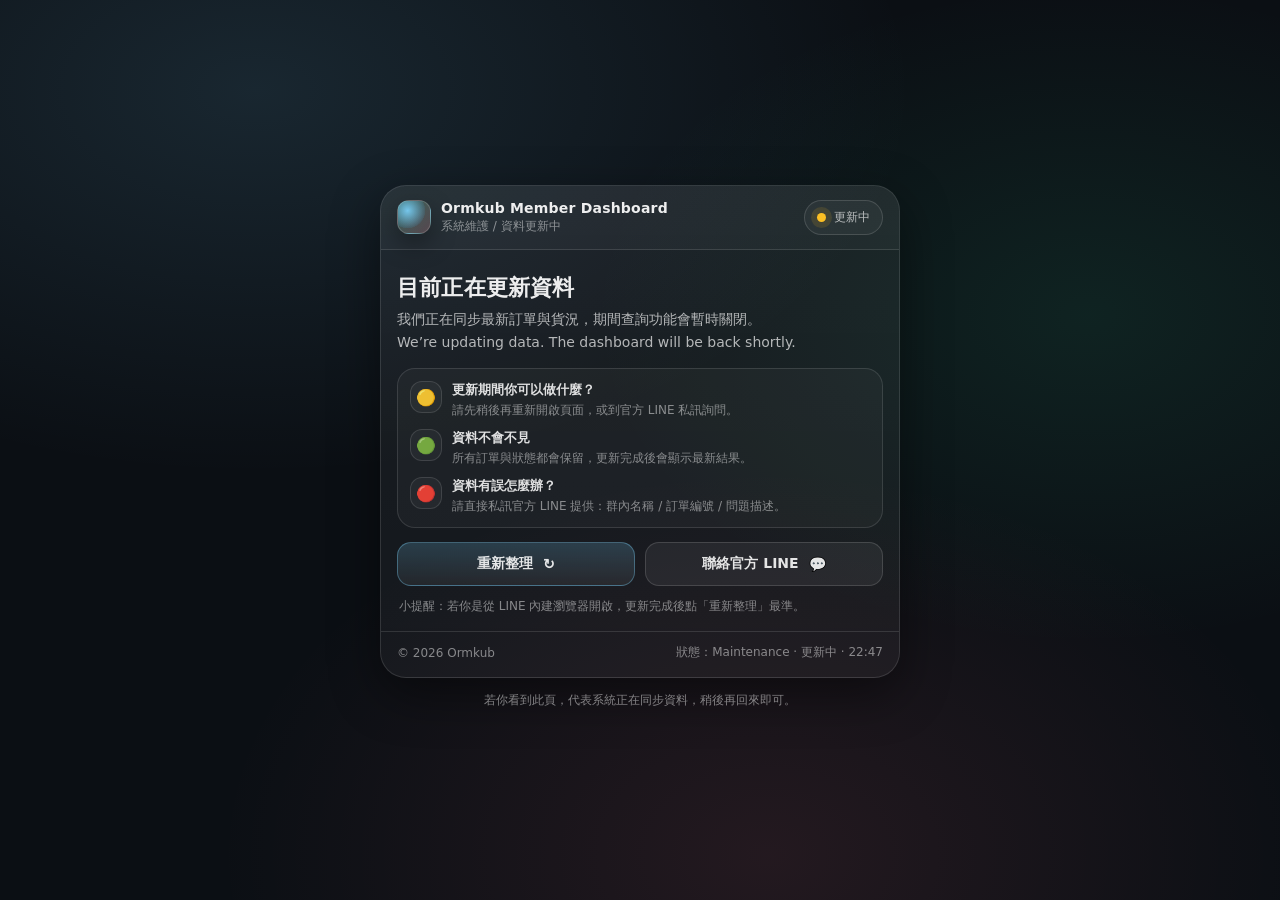
<file: index_fix.html>
<!doctype html>
<html lang="zh-Hant">
<head>
  <meta charset="utf-8" />
  <meta name="viewport" content="width=device-width,initial-scale=1,viewport-fit=cover" />
  <meta name="theme-color" content="#0b0f14" />
  <title>Ormkub｜系統更新中</title>
  <style>
    :root{
      --bg:#0b0f14;
      --card: rgba(255,255,255,.06);
      --card2: rgba(255,255,255,.04);
      --text: rgba(255,255,255,.92);
      --muted: rgba(255,255,255,.68);
      --muted2: rgba(255,255,255,.48);
      --line: rgba(255,255,255,.12);
      --accent: #7dd3fc;
      --ok: #34d399;
      --warn:#fbbf24;
      --danger:#fb7185;
      --shadow: 0 16px 50px rgba(0,0,0,.45);
      --radius: 18px;
      --radius2: 26px;
    }
    *{ box-sizing:border-box; }
    html,body{ height:100%; }
    body{
      margin:0;
      font-family: ui-sans-serif, system-ui, -apple-system, "PingFang TC", "Noto Sans TC", Segoe UI, Roboto, Helvetica, Arial;
      color:var(--text);
      background:
        radial-gradient(1200px 700px at 20% 10%, rgba(125,211,252,.12), transparent 55%),
        radial-gradient(900px 600px at 85% 35%, rgba(52,211,153,.10), transparent 55%),
        radial-gradient(1000px 700px at 60% 95%, rgba(251,113,133,.10), transparent 55%),
        var(--bg);
      -webkit-font-smoothing: antialiased;
      text-rendering: optimizeLegibility;
    }
    .wrap{
      min-height:100%;
      display:flex;
      align-items:center;
      justify-content:center;
      padding:22px 14px 28px;
    }
    .container{
      width:min(520px, 100%);
    }
    .card{
      background: linear-gradient(180deg, var(--card), var(--card2));
      border:1px solid var(--line);
      border-radius: var(--radius2);
      box-shadow: var(--shadow);
      overflow:hidden;
    }
    .topbar{
      display:flex;
      align-items:center;
      justify-content:space-between;
      gap:12px;
      padding:14px 16px;
      border-bottom:1px solid var(--line);
      background: rgba(255,255,255,.03);
    }
    .brand{
      display:flex; align-items:center; gap:10px;
      min-width: 0;
    }
    .logo{
      width:34px; height:34px; border-radius:12px;
      background: radial-gradient(circle at 30% 30%, rgba(125,211,252,.9), rgba(125,211,252,.15) 55%, rgba(255,255,255,.06) 56%),
                  linear-gradient(135deg, rgba(52,211,153,.25), rgba(251,113,133,.18));
      border:1px solid rgba(255,255,255,.16);
      box-shadow: 0 10px 25px rgba(0,0,0,.35);
      flex: 0 0 auto;
    }
    .brandtext{ min-width:0; }
    .brandtext .name{
      font-weight: 720;
      letter-spacing: .2px;
      font-size: 14px;
      line-height: 1.2;
      white-space: nowrap;
      overflow:hidden;
      text-overflow: ellipsis;
    }
    .brandtext .sub{
      font-size: 12px;
      color: var(--muted2);
      margin-top: 2px;
      white-space: nowrap;
      overflow:hidden;
      text-overflow: ellipsis;
    }

    .chip{
      display:inline-flex;
      align-items:center;
      gap:8px;
      padding:8px 12px;
      border-radius: 999px;
      border:1px solid rgba(255,255,255,.14);
      background: rgba(255,255,255,.04);
      font-size: 12px;
      color: var(--muted);
      flex: 0 0 auto;
    }
    .dot{
      width:9px; height:9px; border-radius: 999px;
      background: var(--warn);
      box-shadow: 0 0 0 6px rgba(251,191,36,.12);
      animation: pulse 1.6s ease-in-out infinite;
    }
    @keyframes pulse{
      0%,100%{ transform: scale(1); opacity: 1; }
      50%{ transform: scale(1.15); opacity: .65; }
    }

    .content{ padding:18px 16px 16px; }
    h1{
      margin: 6px 0 6px;
      font-size: 22px;
      letter-spacing: .2px;
      line-height: 1.25;
    }
    .lead{
      margin:0 0 14px;
      color: var(--muted);
      font-size: 14px;
      line-height: 1.65;
    }

    .panel{
      border:1px solid var(--line);
      background: rgba(255,255,255,.03);
      border-radius: var(--radius);
      padding: 12px 12px;
      margin: 12px 0 12px;
    }
    .rows{ display:grid; gap:10px; }
    .row{
      display:flex;
      align-items:flex-start;
      gap:10px;
    }
    .badge{
      flex: 0 0 auto;
      width: 32px;
      height: 32px;
      border-radius: 12px;
      display:flex;
      align-items:center;
      justify-content:center;
      border:1px solid rgba(255,255,255,.12);
      background: rgba(255,255,255,.04);
    }
    .row .txt{ min-width:0; }
    .row .title{
      font-size: 13px;
      margin: 0;
      color: rgba(255,255,255,.86);
      line-height: 1.35;
      font-weight: 650;
    }
    .row .desc{
      margin: 2px 0 0;
      font-size: 12px;
      color: var(--muted2);
      line-height: 1.55;
    }

    .actions{
      display:flex;
      gap:10px;
      margin-top: 14px;
      flex-wrap: wrap;
    }
    .btn{
      appearance:none;
      border:1px solid rgba(255,255,255,.14);
      background: rgba(255,255,255,.06);
      color: rgba(255,255,255,.88);
      border-radius: 14px;
      padding: 12px 14px;
      font-size: 14px;
      font-weight: 650;
      text-decoration:none;
      display:inline-flex;
      align-items:center;
      justify-content:center;
      gap:10px;
      cursor:pointer;
      flex: 1 1 180px;
      transition: transform .08s ease, background .12s ease, border-color .12s ease;
      user-select:none;
    }
    .btn:active{ transform: translateY(1px); }
    .btn.primary{
      border-color: rgba(125,211,252,.35);
      background: linear-gradient(180deg, rgba(125,211,252,.20), rgba(255,255,255,.06));
    }
    .btn .mini{
      font-size: 12px;
      color: var(--muted2);
      font-weight: 600;
      display:block;
      margin-top: 2px;
    }
    .footer{
      padding: 12px 16px 16px;
      border-top:1px solid var(--line);
      display:flex;
      align-items:center;
      justify-content:space-between;
      gap:12px;
      color: var(--muted2);
      font-size: 12px;
      flex-wrap: wrap;
    }
    .footer a{
      color: rgba(125,211,252,.9);
      text-decoration: none;
      border-bottom: 1px dashed rgba(125,211,252,.35);
    }
    .small{
      font-size: 12px;
      color: var(--muted2);
    }

    /* 可選：讓畫面在 LIFF / iOS 看起來更像原生 */
    .safe{
      padding-bottom: env(safe-area-inset-bottom);
      padding-top: env(safe-area-inset-top);
    }
  </style>
</head>

<body class="safe">
  <div class="wrap">
    <div class="container">
      <div class="card">
        <div class="topbar">
          <div class="brand">
            <div class="logo" aria-hidden="true"></div>
            <div class="brandtext">
              <div class="name">Ormkub Member Dashboard</div>
              <div class="sub">系統維護 / 資料更新中</div>
            </div>
          </div>

          <div class="chip" title="Maintenance Mode">
            <span class="dot" aria-hidden="true"></span>
            更新中
          </div>
        </div>

        <div class="content">
          <h1>目前正在更新資料</h1>
          <p class="lead">
            我們正在同步最新訂單與貨況，期間查詢功能會暫時關閉。<br />
            We’re updating data. The dashboard will be back shortly.
          </p>

          <div class="panel">
            <div class="rows">
              <div class="row">
                <div class="badge" aria-hidden="true">🟡</div>
                <div class="txt">
                  <p class="title">更新期間你可以做什麼？</p>
                  <p class="desc">請先稍後再重新開啟頁面，或到官方 LINE 私訊詢問。</p>
                </div>
              </div>

              <div class="row">
                <div class="badge" aria-hidden="true">🟢</div>
                <div class="txt">
                  <p class="title">資料不會不見</p>
                  <p class="desc">所有訂單與狀態都會保留，更新完成後會顯示最新結果。</p>
                </div>
              </div>

              <div class="row">
                <div class="badge" aria-hidden="true">🔴</div>
                <div class="txt">
                  <p class="title">資料有誤怎麼辦？</p>
                  <p class="desc">請直接私訊官方 LINE 提供：群內名稱 / 訂單編號 / 問題描述。</p>
                </div>
              </div>
            </div>
          </div>

          <div class="actions">
            <button class="btn primary" id="reloadBtn" type="button">
              重新整理
              <span aria-hidden="true">↻</span>
            </button>

            <!-- 可選：把 # 改成你的官方 LINE 連結 / LIFF deep link -->
            <a class="btn" href="#" id="lineBtn">
              聯絡官方 LINE
              <span aria-hidden="true">💬</span>
            </a>
          </div>

          <p class="small" style="margin:12px 2px 0;">
            小提醒：若你是從 LINE 內建瀏覽器開啟，更新完成後點「重新整理」最準。
          </p>
        </div>

        <div class="footer">
          <div>© <span id="year"></span> Ormkub</div>
          <div>
            狀態：<span id="statusText">Maintenance</span> ·
            <span id="timeText"></span>
          </div>
        </div>
      </div>

      <div style="height:14px"></div>
      <div class="small" style="text-align:center;">
        若你看到此頁，代表系統正在同步資料，稍後再回來即可。
      </div>
    </div>
  </div>

  <script>
    // ===== 基本資訊顯示 =====
    document.getElementById("year").textContent = new Date().getFullYear();

    function pad(n){ return String(n).padStart(2,'0'); }
    function tick(){
      const d = new Date();
      const hh = pad(d.getHours());
      const mm = pad(d.getMinutes());
      document.getElementById("timeText").textContent = `更新中 · ${hh}:${mm}`;
    }
    tick();
    setInterval(tick, 15000);

    // ===== 按鈕：重新整理 =====
    document.getElementById("reloadBtn").addEventListener("click", () => {
      // 強制重新載入（避免快取）
      const url = new URL(window.location.href);
      url.searchParams.set("t", Date.now());
      window.location.replace(url.toString());
    });

    // ===== 可選：官方 LINE 連結 =====
    // 把下面改成你的官方 LINE OA 連結 (例如 line.me/R/ti/p/@xxxx 或 liff deep link)
    const LINE_LINK = "https://ormkub.pse.is/LINEOA527";
    const lineBtn = document.getElementById("lineBtn");
    if (LINE_LINK && LINE_LINK !== "#") {
      lineBtn.href = LINE_LINK;
    } else {
      // 若你還沒填，就先隱藏避免客人點到
      lineBtn.style.display = "none";
    }
  </script>
</body>
</html>
</file>
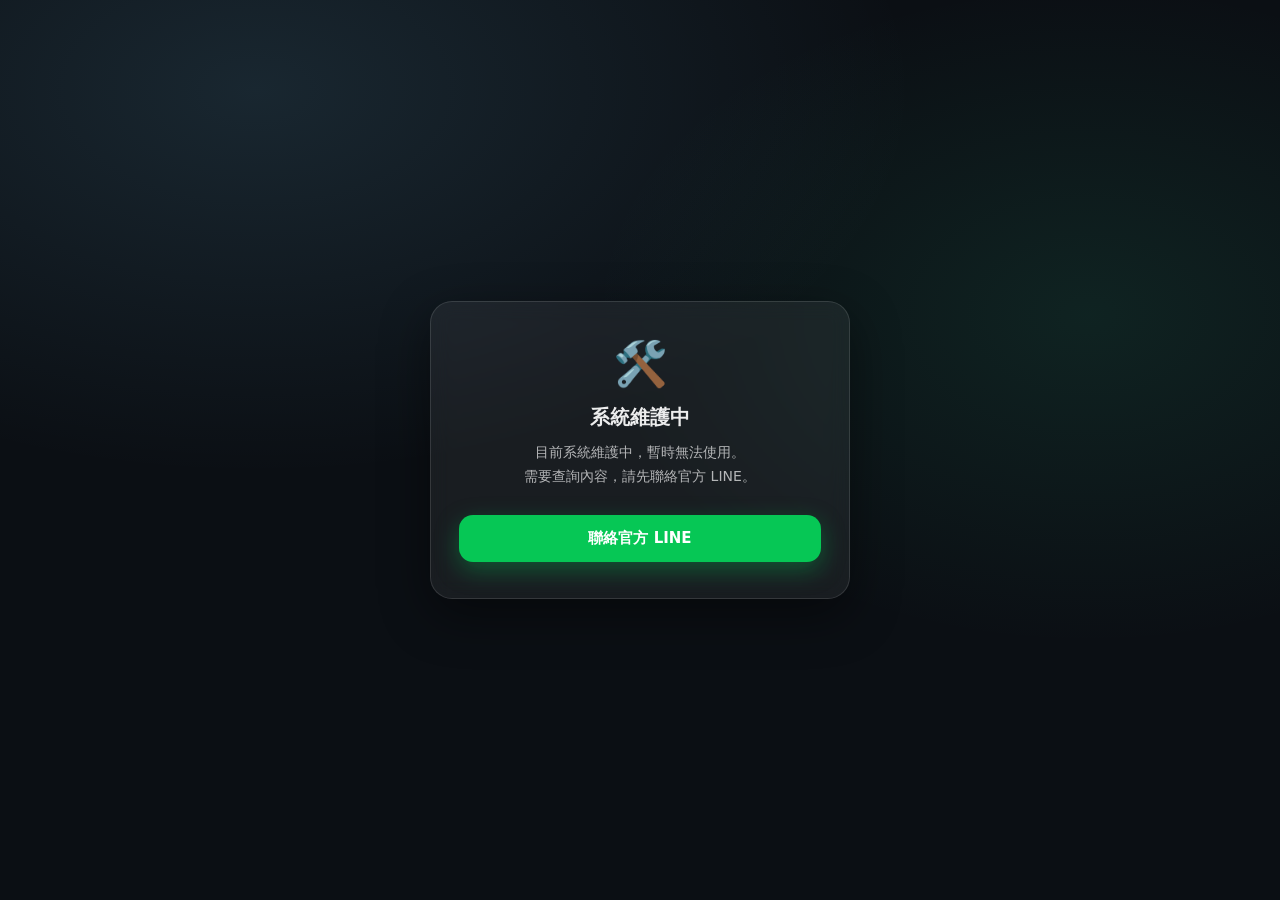
<file: index_fixing.html>
<!doctype html>
<html lang="zh-Hant">
<head>
  <meta charset="utf-8" />
  <meta name="viewport" content="width=device-width,initial-scale=1,viewport-fit=cover" />
  <meta name="theme-color" content="#0b0f14" />
  <title>Ormkub｜系統維護中</title>
  <style>
    :root{
      --bg:#0b0f14;
      --card: rgba(255,255,255,.06);
      --text: rgba(255,255,255,.92);
      --muted: rgba(255,255,255,.68);
      --line: rgba(255,255,255,.12);
      --accent: #7dd3fc;
      --line-green: #06C755;
      --shadow: 0 16px 50px rgba(0,0,0,.45);
      --radius: 22px;
    }
    *{ box-sizing:border-box; }
    html,body{ height:100%; }
    body{
      margin:0;
      font-family: ui-sans-serif, system-ui, -apple-system, "PingFang TC", "Noto Sans TC", Segoe UI, Roboto, Helvetica, Arial;
      color:var(--text);
      background:
        radial-gradient(1200px 700px at 20% 10%, rgba(125,211,252,.12), transparent 55%),
        radial-gradient(900px 600px at 85% 35%, rgba(52,211,153,.10), transparent 55%),
        var(--bg);
      -webkit-font-smoothing: antialiased;
      display:flex;
      align-items:center;
      justify-content:center;
      padding:24px;
    }
    .card{
      width:100%;
      max-width:420px;
      background:var(--card);
      border:1px solid var(--line);
      border-radius:var(--radius);
      box-shadow:var(--shadow);
      padding:36px 28px;
      text-align:center;
      backdrop-filter: blur(10px);
    }
    .icon{
      font-size:44px;
      margin-bottom:14px;
    }
    h1{
      font-size:20px;
      font-weight:700;
      margin:0 0 10px;
      color:var(--text);
    }
    p{
      font-size:14px;
      line-height:1.7;
      color:var(--muted);
      margin:0 0 26px;
    }
    .line-btn{
      display:inline-flex;
      align-items:center;
      justify-content:center;
      gap:8px;
      width:100%;
      padding:14px 20px;
      background:var(--line-green);
      color:#fff;
      font-weight:700;
      font-size:15px;
      text-decoration:none;
      border-radius:14px;
      box-shadow:0 8px 24px rgba(6,199,85,.35);
    }
    .line-btn:active{ opacity:.85; }
  </style>
</head>
<body>
  <div class="card">
    <div class="icon">🛠️</div>
    <h1>系統維護中</h1>
    <p>目前系統維護中，暫時無法使用。<br>需要查詢內容，請先聯絡官方 LINE。</p>
    <a class="line-btn" href="https://ormkub.pse.is/LINEOA527" target="_blank" rel="noopener">
      聯絡官方 LINE
    </a>
  </div>
</body>
</html>
</file>
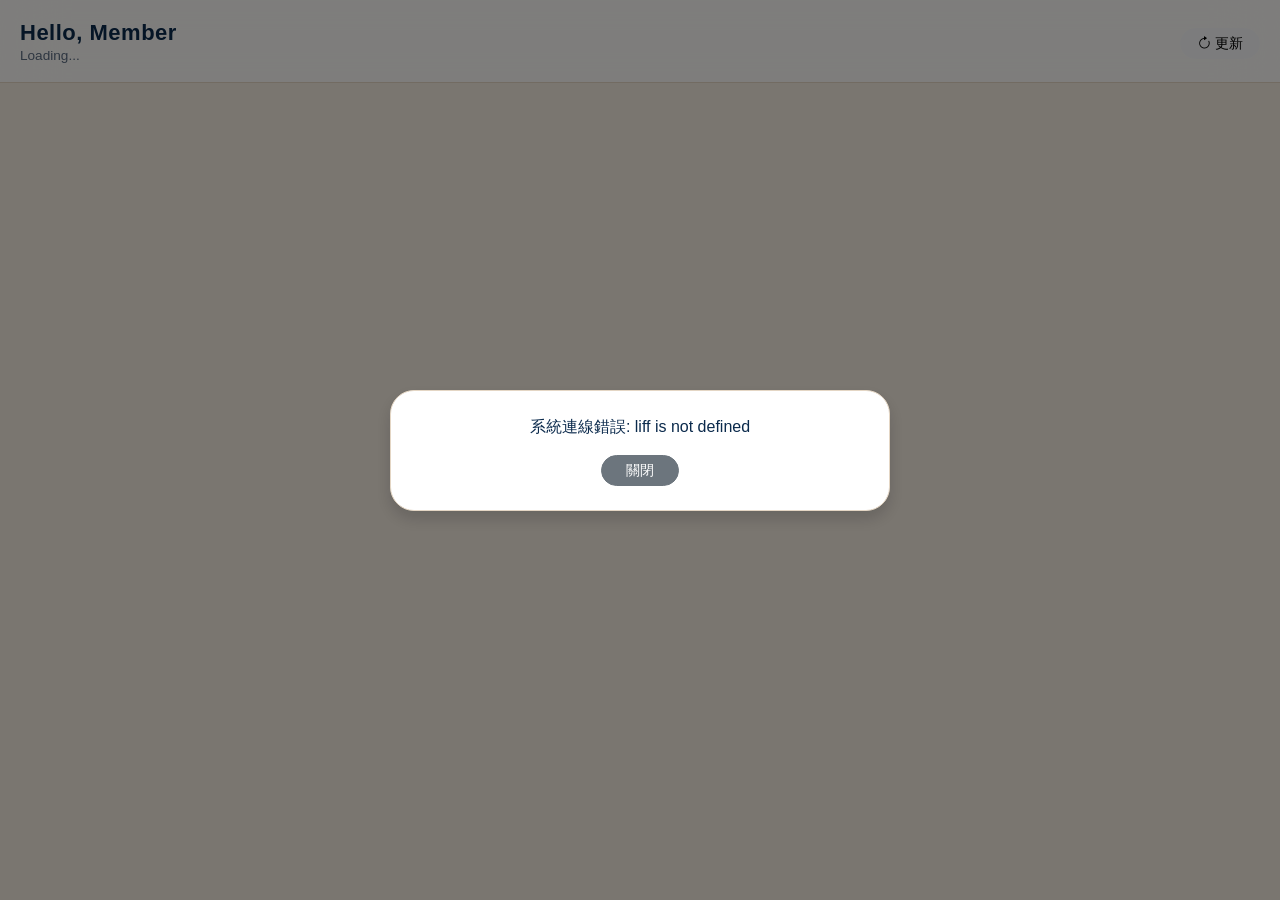
<file: index_update.html>
<!DOCTYPE html>
<html lang="zh-TW">
<head>
<meta charset="UTF-8">
<meta name="viewport" content="width=device-width, initial-scale=1.0, maximum-scale=1.0, user-scalable=no, viewport-fit=cover">
<title>Ormkub 會員專區</title>
<link href="https://fonts.googleapis.com/css2?family=Plus+Jakarta+Sans:wght@400;500;600;700&family=Noto+Sans+TC:wght@400;500;700&display=swap" rel="stylesheet">
<link href="https://cdn.jsdelivr.net/npm/bootstrap@5.3.0/dist/css/bootstrap.min.css" rel="stylesheet">
<link rel="stylesheet" href="https://cdn.jsdelivr.net/npm/bootstrap-icons@1.10.5/font/bootstrap-icons.css">

<link rel="stylesheet" href="style.css">

</head>
<body>

<div id="loading-overlay">
  <div class="spinner-border text-primary" role="status"></div>
</div>

<div id="app">
  
  <div class="welcome-section">
    <div class="d-flex justify-content-between align-items-center user-info">
      <div>
        <h5>Hello, <span id="header-name">Member</span></h5>
        <p><span id="header-group">Loading...</span></p>
      </div>
      <button onclick="location.reload()" class="btn btn-sm btn-light rounded-pill px-3">
        <i class="bi bi-arrow-clockwise"></i> 更新
      </button>
    </div>
  </div>

  <div id="register-view" class="container hidden fade-in" style="margin-top: -40px; position:relative; z-index:20;">
    <div class="card-box">
      <h4 class="fw-bold text-center mb-4">會員綁定</h4>
      <form onsubmit="event.preventDefault(); doRegister();">
        <div class="mb-3"><label class="small text-muted ms-1">Email</label><input type="email" id="reg-email" class="form-input" required></div>
        <div class="mb-3"><label class="small text-muted ms-1">群內名稱</label><input type="text" id="reg-name" class="form-input" required placeholder="請填寫完整暱稱"></div>
        <div class="mb-3"><label class="small text-muted ms-1">收件人</label><input type="text" id="reg-receiver" class="form-input" required></div>
        <div class="mb-3"><label class="small text-muted ms-1">手機</label><input type="tel" id="reg-phone" class="form-input" required></div>
        <div class="mb-3"><label class="small text-muted ms-1">門市</label><input type="text" id="reg-store" class="form-input" required></div>
        <button class="btn-gradient mt-2">確認綁定</button>
      </form>
    </div>
  </div>

  <div id="dashboard-view" class="hidden">
    
    <div class="nav-container fade-in" style="animation-delay: 0.1s;">
      <button class="nav-btn active" onclick="switchTab('home', this)"><i class="bi bi-house-door-fill"></i> 首頁</button>
      <button class="nav-btn" onclick="switchTab('markets', this)"><i class="bi bi-bag-heart-fill"></i> 賣場</button>
      <button class="nav-btn" onclick="switchTab('orders', this)"><i class="bi bi-receipt"></i> 訂單</button>
      <button class="nav-btn" onclick="switchTab('profile', this)"><i class="bi bi-person-circle"></i> 資料</button>
    </div>

    <div class="container pb-5">
      
      <div id="tab-home" class="content-section fade-in">
        <div class="card-box" style="border-left: 5px solid var(--primary);">
          <h6 class="fw-bold text-primary mb-2"><i class="bi bi-megaphone-fill"></i> 最新公告</h6>
          <p id="sys-anno" class="small text-muted mb-0">載入中...</p>
        </div>
      </div>

      <div id="tab-markets" class="content-section hidden fade-in">
        <div id="market-list"></div>
      </div>

      <div id="tab-orders" class="content-section hidden fade-in">
        <div id="orders-container"></div>
      </div>

      <div id="tab-profile" class="content-section hidden fade-in">
        <div class="card-box">
          <div class="d-flex justify-content-between py-2 border-bottom"><span class="text-muted small">群內名稱</span><span class="fw-bold" id="p-group">-</span></div>
          <div class="d-flex justify-content-between py-2 border-bottom"><span class="text-muted small">Email</span><span class="fw-bold" id="p-email">-</span></div>
          <div class="d-flex justify-content-between py-2 border-bottom"><span class="text-muted small">手機</span><span class="fw-bold" id="p-phone">-</span></div>
          <div class="d-flex justify-content-between py-2 border-bottom"><span class="text-muted small">收件人</span><span class="fw-bold" id="p-receiver">-</span></div>
          <div class="d-flex justify-content-between py-2"><span class="text-muted small">門市</span><span class="fw-bold" id="p-store">-</span></div>
        </div>
        <div class="px-2 mt-4">
          <a href="https://ormkub.pse.is/LINEOA527" target="_blank" class="btn btn-outline-success w-100 rounded-pill py-2">
            <i class="bi bi-line me-1"></i> 聯繫客服
          </a>
        </div>
      </div>

    </div>
  </div>
</div>

<div class="modal fade" id="infoModal" tabindex="-1"><div class="modal-dialog modal-dialog-centered"><div class="modal-content border-0 shadow"><div class="modal-body text-center p-4"><p id="m-body" class="mb-3"></p><button class="btn btn-secondary btn-sm rounded-pill px-4" data-bs-dismiss="modal">關閉</button></div></div></div></div>

<script src="https://static.line-scdn.net/liff/edge/2/sdk.js"></script>
<script src="https://cdn.jsdelivr.net/npm/bootstrap@5.3.0/dist/js/bootstrap.bundle.min.js"></script>

<script src="script.js"></script>

</body>
</html>
</file>
<file: style.css>
:root {
  /* Ormkub 品牌色系：米白底＋深藍字為主要閱讀色，黃色是唯一的強調／按鈕色，
     粉／灰綠／赤陶分別對應三種公告類型。不再使用跟品牌無關的藍綠色系。 */
  --ink: #0B2A4C;
  --yellow: #FDC706;
  --yellow-active: #E6B400;
  --yellow-ink: #0B2A4C;
  --pink: #E5ABAC;
  --sage: #888C75;
  --terracotta: #AB8375;
  --dusk-blue: #0B2A4C;
  --bg-color: #F4ECE1;
  --surface: #FFFFFF;
  --surface-hover: #FBF6EF;
  --border-color: #E4D6C4;
  --text-main: #0B2A4C;
  --text-sub: #5B6B80;
  --radius: 20px;
  --nav-height: 84px;
}

body { font-family: -apple-system, BlinkMacSystemFont, "SF Pro Text", "Segoe UI", Roboto, Helvetica, Arial, sans-serif; background-color: var(--bg-color); color: var(--text-main); padding-bottom: calc(var(--nav-height) + 20px); -webkit-font-smoothing: antialiased; margin: 0; }
.text-muted { color: var(--text-sub) !important; } .text-dark { color: var(--text-main) !important; } .bg-light { background-color: var(--surface) !important; color: var(--text-main) !important; } .border { border-color: var(--border-color) !important; } .border-bottom { border-bottom: 1px solid var(--border-color) !important; } .hidden { display: none !important; }
.fade-in { animation: fadeInUp 0.5s cubic-bezier(0.16, 1, 0.3, 1) forwards; opacity: 0; transform: translateY(15px); } @keyframes fadeInUp { to { opacity: 1; transform: translateY(0); } }

#loading-overlay { position: fixed; inset: 0; background: rgba(244, 236, 225, 0.9); backdrop-filter: blur(15px); -webkit-backdrop-filter: blur(15px); z-index: 9999; display: flex; flex-direction: column; justify-content: center; align-items: center; }
#loading-overlay .spinner-border { color: var(--ink) !important; }

.pwa-banner { display: flex; align-items: center; gap: 12px; background: var(--surface); border: 1px solid var(--border-color); border-radius: var(--radius); box-shadow: 0 8px 24px rgba(11, 42, 76, 0.08); padding: 14px 14px 14px 16px; margin: 16px 16px 0; }
.pwa-banner-icon { width: 42px; height: 42px; border-radius: 13px; flex-shrink: 0; box-shadow: 0 4px 12px rgba(253, 199, 6, 0.4); }
.pwa-banner-text { flex: 1; font-size: 13px; font-weight: 600; color: var(--text-main); line-height: 1.45; }
.pwa-banner-btn { background: var(--yellow); color: var(--yellow-ink); border: none; border-radius: 999px; padding: 9px 16px; font-size: 12.5px; font-weight: 800; white-space: nowrap; flex-shrink: 0; box-shadow: 0 4px 12px rgba(253, 199, 6, 0.35); transition: transform 0.15s ease; }
.pwa-banner-btn:active { transform: scale(0.95); }
.pwa-banner-close { background: none; border: none; color: var(--text-sub); font-size: 18px; line-height: 1; padding: 4px; flex-shrink: 0; opacity: 0.7; }
.pwa-banner-close:active { opacity: 1; }

.welcome-section { background: rgba(255, 255, 255, 0.8); backdrop-filter: blur(30px); -webkit-backdrop-filter: blur(30px); border-bottom: 1px solid var(--border-color); padding: 20px 20px 15px 20px; position: sticky; top: 0; z-index: 10; }
.user-info h5 { font-weight: 800; margin: 0; font-size: 22px; letter-spacing: 0.5px; color: var(--dusk-blue); } .user-info p { color: var(--text-sub); font-size: 0.85rem; margin: 0; font-weight: 500; }
.btn-update { background: var(--surface); border: 1px solid var(--border-color); color: var(--ink); border-radius: 50px; padding: 6px 16px; font-weight: 600; font-size: 13px; transition: all 0.3s ease; box-shadow: 0 2px 8px rgba(11, 42, 76, 0.1); }
.btn-update:active { background: rgba(11, 42, 76, 0.08); border-color: var(--ink); }

.bottom-nav { position: fixed; bottom: 0; left: 0; width: 100%; height: var(--nav-height); background: rgba(255, 255, 255, 0.9); backdrop-filter: blur(25px); -webkit-backdrop-filter: blur(25px); border-top: 1px solid var(--border-color); display: flex; justify-content: space-around; align-items: center; padding-bottom: env(safe-area-inset-bottom); z-index: 100; box-shadow: 0 -4px 20px rgba(11, 42, 76, 0.05); }
.nav-btn { display: flex; flex-direction: column; align-items: center; justify-content: center; gap: 4px; text-decoration: none; color: var(--text-sub); width: 60px; border: none; background: transparent; transition: all 0.3s cubic-bezier(0.16, 1, 0.3, 1); padding: 0; }
.nav-btn i { font-size: 22px; transition: all 0.3s ease; } .nav-btn span { font-size: 10px; font-weight: 600; transition: color 0.3s ease; } .nav-btn.active { color: var(--ink); } .nav-btn.active i { transform: translateY(-2px); color: var(--ink); filter: drop-shadow(0 4px 6px rgba(11, 42, 76, 0.25)); }

.anno-card { background: var(--surface); border-radius: var(--radius); padding: 20px; margin-bottom: 16px; border: 1px solid var(--border-color); position: relative; overflow: hidden; box-shadow: 0 8px 24px rgba(11, 42, 76, 0.06); }
.anno-card::before { content: ''; position: absolute; left: 0; top: 0; bottom: 0; width: 4px; background: var(--anno-color, var(--text-sub)); } .anno-card.type-info { --anno-color: var(--pink); } .anno-card.type-alert { --anno-color: var(--terracotta); } .anno-card.type-success { --anno-color: var(--sage); }
.anno-title { font-size: 16px; font-weight: 700; color: var(--text-main); margin-bottom: 8px; display: flex; align-items: center; gap: 8px; } .anno-title i { color: var(--anno-color); } .anno-content { font-size: 14px; color: var(--text-sub); line-height: 1.6; white-space: pre-wrap; }

.btn-market { display: flex; justify-content: space-between; align-items: center; text-decoration: none; background: var(--surface); padding: 20px; border-radius: var(--radius); margin-bottom: 16px; border: 1px solid var(--border-color); box-shadow: 0 8px 24px rgba(11, 42, 76, 0.06); transition: all 0.3s cubic-bezier(0.16, 1, 0.3, 1); }
.btn-market:active { transform: scale(0.97); border-color: var(--ink); background: var(--surface-hover); } .market-info { display: flex; flex-direction: column; gap: 4px; } .market-info h6 { color: var(--dusk-blue); margin: 0; font-weight: 800; font-size: 16px; letter-spacing: 0.5px; } .market-info small { color: var(--text-sub); font-size: 12px; font-weight: 500;} .btn-market i { color: var(--ink); font-size: 20px; transition: all 0.3s ease; } .btn-market:active i { transform: translateX(4px); }

.virtual-black-card { background: linear-gradient(135deg, var(--ink) 0%, #12141A 100%); border-radius: 24px; padding: 24px; margin-bottom: 24px; box-shadow: 0 15px 30px rgba(11, 42, 76, 0.25); position: relative; overflow: hidden; color: white; }
.virtual-black-card::before { content: ''; position: absolute; top: 0; left: -100%; width: 50%; height: 100%; background: linear-gradient(to right, transparent, rgba(255, 255, 255, 0.2), transparent); transform: skewX(-20deg); animation: cardShine 6s infinite; } @keyframes cardShine { 0% { left: -100%; } 20% { left: 200%; } 100% { left: 200%; } }
.card-chip { width: 40px; height: 30px; background: linear-gradient(135deg, #FFE38A 0%, var(--yellow) 100%); border-radius: 6px; margin-bottom: 20px; box-shadow: inset 0 1px 2px rgba(255,255,255,0.5); } .card-name-label { font-size: 10px; color: rgba(255,255,255,0.8); text-transform: uppercase; letter-spacing: 2px; margin-bottom: 4px; font-weight: 600;} .card-name-value { font-size: 22px; font-weight: 800; color: #FFFFFF; letter-spacing: 1px; }

.inset-list { background: var(--surface); border-radius: var(--radius); border: 1px solid var(--border-color); overflow: hidden; margin-bottom: 24px; box-shadow: 0 4px 15px rgba(11, 42, 76, 0.03); } .list-row { display: flex; justify-content: space-between; align-items: center; padding: 16px 20px; border-bottom: 1px solid var(--border-color); } .list-row:last-child { border-bottom: none; } .list-label { font-size: 14px; color: var(--text-sub); font-weight: 500;} .list-value { font-size: 15px; font-weight: 700; color: var(--text-main); text-align: right; }

.btn-support { display: flex; justify-content: center; align-items: center; width: 100%; padding: 16px; background: var(--surface); border-radius: var(--radius); border: 1px solid var(--border-color); color: var(--dusk-blue); font-size: 16px; font-weight: 700; text-decoration: none; transition: all 0.3s ease; box-shadow: 0 4px 15px rgba(11, 42, 76, 0.05); }
.btn-support i { margin-right: 8px; font-size: 18px; color: var(--ink); } .btn-support:active { transform: scale(0.98); background: var(--surface-hover); border-color: var(--ink); }

.transaction-list { background: var(--surface); border-radius: var(--radius); border: 1px solid var(--border-color); overflow: hidden; margin-bottom: 20px; box-shadow: 0 8px 24px rgba(11, 42, 76, 0.06); } .transaction-row { border-bottom: 1px solid var(--border-color); transition: background-color 0.2s ease; } .transaction-row:last-child { border-bottom: none; } .group-header-clickable { cursor: pointer; padding: 16px 20px; display: flex; justify-content: space-between; align-items: center; background: transparent; } .group-header-clickable:active { background: var(--surface-hover); }
.tx-left { display: flex; align-items: center; gap: 12px; } .tx-icon { width: 40px; height: 40px; border-radius: 12px; background: rgba(11, 42, 76, 0.08); display: flex; align-items: center; justify-content: center; color: var(--ink); font-size: 18px; } .tx-title { display: flex; flex-direction: column; gap: 2px; } .group-name { font-size: 15px; font-weight: 800; color: var(--dusk-blue); margin: 0; } .tx-date { font-size: 11px; color: var(--text-sub); font-weight: 500;} .tx-right { display: flex; flex-direction: column; align-items: flex-end; gap: 4px; } .tx-amount { font-size: 17px; font-weight: 800; color: var(--text-main); letter-spacing: 0.5px; }
.status-badge { font-size: 10px; font-weight: 800; padding: 4px 8px; border-radius: 8px; letter-spacing: 0.5px; } .st-ok { background: rgba(122, 231, 199, 0.2); color: #047857; } .st-wait { background: rgba(253, 199, 6, 0.2); color: #B45309; } .st-err { background: rgba(235, 130, 88, 0.2); color: #B91C1C; }
.group-content { display: none; padding: 0 20px 20px; background: #FAF5EC; border-top: 1px solid var(--border-color); animation: slideDown 0.3s ease-out; } .group-header-clickable.active .tx-icon { background: var(--ink); color: white; box-shadow: 0 4px 10px rgba(11, 42, 76, 0.3); }
.item-list { padding: 16px 0; border-bottom: 1px dashed var(--border-color); margin-bottom: 16px; } .item-row { display: flex; justify-content: space-between; align-items: flex-start; margin-bottom: 10px; } .item-row:last-child { margin-bottom: 0; } .item-name { font-size: 14px; font-weight: 700; color: var(--text-main); } .item-note { font-size: 11px; color: var(--terracotta); margin-top: 4px; font-weight: 600; } .item-qty { font-weight: 800; font-size: 14px; color: var(--dusk-blue); }
.info-grid { display: grid; grid-template-columns: 1fr 1fr; gap: 16px; margin-bottom: 20px; } .info-item { display: flex; flex-direction: column; gap: 4px; } .info-label { font-size: 11px; color: var(--text-sub); text-transform: uppercase; letter-spacing: 0.5px; font-weight: 700; } .info-value { font-size: 14px; font-weight: 800; color: var(--text-main); } .info-item.full-width { grid-column: 1 / -1; } .val-blue { color: var(--ink); }
.bg-warning.bg-opacity-10 { background-color: rgba(253, 199, 6, 0.15) !important; } .border-warning.border-opacity-25 { border-color: rgba(253, 199, 6, 0.3) !important; } .text-warning { color: #B45309 !important; font-weight: 700; }
.action-btn { display: block; width: 100%; padding: 14px; background: var(--yellow); color: var(--yellow-ink); text-align: center; border-radius: 12px; font-size: 15px; font-weight: 800; text-decoration: none; transition: all 0.3s ease; border: none; box-shadow: 0 4px 15px rgba(253, 199, 6, 0.35); } .action-btn:active { transform: scale(0.98); background: var(--yellow-active); }
.form-input { width: 100%; padding: 14px; border-radius: 12px; border: 1px solid var(--border-color); background: var(--surface); color: var(--text-main); margin-bottom: 15px; outline: none; transition: all 0.3s ease; font-size: 15px; font-weight: 500; } .form-input::placeholder { color: #94A3B8; font-weight: 400;} .form-input:focus { border-color: var(--ink); box-shadow: 0 0 0 3px rgba(11, 42, 76, 0.1); }
.modal-content { background: var(--surface) !important; border: 1px solid var(--border-color) !important; color: var(--text-main); border-radius: 24px !important; }
.card-box { background: var(--surface); border-radius: var(--radius); padding: 20px; margin-bottom: 16px; border: 1px solid var(--border-color); box-shadow: 0 8px 24px rgba(11, 42, 76, 0.06); }

/* 訂單狀態說明區塊 */
.order-notice-box { background: rgba(11, 42, 76, 0.05); border: 1px solid rgba(11, 42, 76, 0.15); border-radius: 12px; padding: 15px; margin-top: 10px; margin-bottom: 15px; }
.notice-title { font-size: 13px; font-weight: 700; color: var(--dusk-blue); margin-bottom: 8px; }
.notice-list { margin: 0; padding-left: 20px; font-size: 12px; color: var(--text-main); line-height: 1.6; } .notice-list li { margin-bottom: 4px; }
.notice-footer { margin-top: 10px; padding-top: 10px; border-top: 1px dashed rgba(11, 42, 76, 0.2); font-size: 12px; font-weight: 700; color: var(--terracotta); line-height: 1.5; }

@keyframes slideDown { from { opacity: 0; transform: translateY(-10px); } to { opacity: 1; transform: translateY(0); } }
</file>
<file: 00/style.css>
:root {
  --saffron: #EAC435;
  --dusk-blue: #345995;
  --coral-glow: #EB8258;
  --aquamarine: #7AE7C7;
  --turquoise: #0EB1D2;
  --bg-color: #F4F7F9;
  --surface: #FFFFFF;
  --surface-hover: #F8FAFC;
  --border-color: #E2E8F0;
  --text-main: #1E293B;
  --text-sub: #64748B;
  --radius: 20px;
  --nav-height: 84px;
}

body { font-family: -apple-system, BlinkMacSystemFont, "SF Pro Text", "Segoe UI", Roboto, Helvetica, Arial, sans-serif; background-color: var(--bg-color); color: var(--text-main); padding-bottom: calc(var(--nav-height) + 20px); -webkit-font-smoothing: antialiased; margin: 0; }
.text-muted { color: var(--text-sub) !important; } .text-dark { color: var(--text-main) !important; } .bg-light { background-color: var(--surface) !important; color: var(--text-main) !important; } .border { border-color: var(--border-color) !important; } .border-bottom { border-bottom: 1px solid var(--border-color) !important; } .hidden { display: none !important; }
.fade-in { animation: fadeInUp 0.5s cubic-bezier(0.16, 1, 0.3, 1) forwards; opacity: 0; transform: translateY(15px); } @keyframes fadeInUp { to { opacity: 1; transform: translateY(0); } }

#loading-overlay { position: fixed; inset: 0; background: rgba(244, 247, 249, 0.9); backdrop-filter: blur(15px); -webkit-backdrop-filter: blur(15px); z-index: 9999; display: flex; flex-direction: column; justify-content: center; align-items: center; }
#loading-overlay .spinner-border { color: var(--turquoise) !important; }

.welcome-section { background: rgba(255, 255, 255, 0.8); backdrop-filter: blur(30px); -webkit-backdrop-filter: blur(30px); border-bottom: 1px solid var(--border-color); padding: 20px 20px 15px 20px; position: sticky; top: 0; z-index: 10; }
.user-info h5 { font-weight: 800; margin: 0; font-size: 22px; letter-spacing: 0.5px; color: var(--dusk-blue); } .user-info p { color: var(--text-sub); font-size: 0.85rem; margin: 0; font-weight: 500; }
.btn-update { background: var(--surface); border: 1px solid var(--border-color); color: var(--turquoise); border-radius: 50px; padding: 6px 16px; font-weight: 600; font-size: 13px; transition: all 0.3s ease; box-shadow: 0 2px 8px rgba(14, 177, 210, 0.1); }
.btn-update:active { background: rgba(14, 177, 210, 0.1); border-color: var(--turquoise); }

.bottom-nav { position: fixed; bottom: 0; left: 0; width: 100%; height: var(--nav-height); background: rgba(255, 255, 255, 0.9); backdrop-filter: blur(25px); -webkit-backdrop-filter: blur(25px); border-top: 1px solid var(--border-color); display: flex; justify-content: space-around; align-items: center; padding-bottom: env(safe-area-inset-bottom); z-index: 100; box-shadow: 0 -4px 20px rgba(52, 89, 149, 0.05); }
.nav-btn { display: flex; flex-direction: column; align-items: center; justify-content: center; gap: 4px; text-decoration: none; color: var(--text-sub); width: 60px; border: none; background: transparent; transition: all 0.3s cubic-bezier(0.16, 1, 0.3, 1); padding: 0; }
.nav-btn i { font-size: 22px; transition: all 0.3s ease; } .nav-btn span { font-size: 10px; font-weight: 600; transition: color 0.3s ease; } .nav-btn.active { color: var(--turquoise); } .nav-btn.active i { transform: translateY(-2px); color: var(--turquoise); filter: drop-shadow(0 4px 6px rgba(14, 177, 210, 0.3)); }

.anno-card { background: var(--surface); border-radius: var(--radius); padding: 20px; margin-bottom: 16px; border: 1px solid var(--border-color); position: relative; overflow: hidden; box-shadow: 0 8px 24px rgba(52, 89, 149, 0.06); }
.anno-card::before { content: ''; position: absolute; left: 0; top: 0; bottom: 0; width: 4px; background: var(--anno-color, var(--text-sub)); } .anno-card.type-info { --anno-color: var(--turquoise); } .anno-card.type-alert { --anno-color: var(--coral-glow); } .anno-card.type-success { --anno-color: var(--aquamarine); }
.anno-title { font-size: 16px; font-weight: 700; color: var(--text-main); margin-bottom: 8px; display: flex; align-items: center; gap: 8px; } .anno-title i { color: var(--anno-color); } .anno-content { font-size: 14px; color: var(--text-sub); line-height: 1.6; white-space: pre-wrap; }

.btn-market { display: flex; justify-content: space-between; align-items: center; text-decoration: none; background: var(--surface); padding: 20px; border-radius: var(--radius); margin-bottom: 16px; border: 1px solid var(--border-color); box-shadow: 0 8px 24px rgba(52, 89, 149, 0.06); transition: all 0.3s cubic-bezier(0.16, 1, 0.3, 1); }
.btn-market:active { transform: scale(0.97); border-color: var(--turquoise); background: var(--surface-hover); } .market-info { display: flex; flex-direction: column; gap: 4px; } .market-info h6 { color: var(--dusk-blue); margin: 0; font-weight: 800; font-size: 16px; letter-spacing: 0.5px; } .market-info small { color: var(--text-sub); font-size: 12px; font-weight: 500;} .btn-market i { color: var(--turquoise); font-size: 20px; transition: all 0.3s ease; } .btn-market:active i { transform: translateX(4px); }

.virtual-black-card { background: linear-gradient(135deg, var(--dusk-blue) 0%, var(--turquoise) 100%); border-radius: 24px; padding: 24px; margin-bottom: 24px; box-shadow: 0 15px 30px rgba(14, 177, 210, 0.2); position: relative; overflow: hidden; color: white; }
.virtual-black-card::before { content: ''; position: absolute; top: 0; left: -100%; width: 50%; height: 100%; background: linear-gradient(to right, transparent, rgba(255, 255, 255, 0.2), transparent); transform: skewX(-20deg); animation: cardShine 6s infinite; } @keyframes cardShine { 0% { left: -100%; } 20% { left: 200%; } 100% { left: 200%; } }
.card-chip { width: 40px; height: 30px; background: linear-gradient(135deg, #FDE68A 0%, var(--saffron) 100%); border-radius: 6px; margin-bottom: 20px; box-shadow: inset 0 1px 2px rgba(255,255,255,0.5); } .card-name-label { font-size: 10px; color: rgba(255,255,255,0.8); text-transform: uppercase; letter-spacing: 2px; margin-bottom: 4px; font-weight: 600;} .card-name-value { font-size: 22px; font-weight: 800; color: #FFFFFF; letter-spacing: 1px; }

.inset-list { background: var(--surface); border-radius: var(--radius); border: 1px solid var(--border-color); overflow: hidden; margin-bottom: 24px; box-shadow: 0 4px 15px rgba(52, 89, 149, 0.03); } .list-row { display: flex; justify-content: space-between; align-items: center; padding: 16px 20px; border-bottom: 1px solid var(--border-color); } .list-row:last-child { border-bottom: none; } .list-label { font-size: 14px; color: var(--text-sub); font-weight: 500;} .list-value { font-size: 15px; font-weight: 700; color: var(--text-main); text-align: right; }

.btn-support { display: flex; justify-content: center; align-items: center; width: 100%; padding: 16px; background: var(--surface); border-radius: var(--radius); border: 1px solid var(--border-color); color: var(--dusk-blue); font-size: 16px; font-weight: 700; text-decoration: none; transition: all 0.3s ease; box-shadow: 0 4px 15px rgba(52, 89, 149, 0.05); }
.btn-support i { margin-right: 8px; font-size: 18px; color: var(--turquoise); } .btn-support:active { transform: scale(0.98); background: var(--surface-hover); border-color: var(--turquoise); }

.transaction-list { background: var(--surface); border-radius: var(--radius); border: 1px solid var(--border-color); overflow: hidden; margin-bottom: 20px; box-shadow: 0 8px 24px rgba(52, 89, 149, 0.06); } .transaction-row { border-bottom: 1px solid var(--border-color); transition: background-color 0.2s ease; } .transaction-row:last-child { border-bottom: none; } .group-header-clickable { cursor: pointer; padding: 16px 20px; display: flex; justify-content: space-between; align-items: center; background: transparent; } .group-header-clickable:active { background: var(--surface-hover); }
.tx-left { display: flex; align-items: center; gap: 12px; } .tx-icon { width: 40px; height: 40px; border-radius: 12px; background: rgba(14, 177, 210, 0.1); display: flex; align-items: center; justify-content: center; color: var(--turquoise); font-size: 18px; } .tx-title { display: flex; flex-direction: column; gap: 2px; } .group-name { font-size: 15px; font-weight: 800; color: var(--dusk-blue); margin: 0; } .tx-date { font-size: 11px; color: var(--text-sub); font-weight: 500;} .tx-right { display: flex; flex-direction: column; align-items: flex-end; gap: 4px; } .tx-amount { font-size: 17px; font-weight: 800; color: var(--text-main); letter-spacing: 0.5px; }
.status-badge { font-size: 10px; font-weight: 800; padding: 4px 8px; border-radius: 8px; letter-spacing: 0.5px; } .st-ok { background: rgba(122, 231, 199, 0.2); color: #047857; } .st-wait { background: rgba(234, 196, 53, 0.2); color: #B45309; } .st-err { background: rgba(235, 130, 88, 0.2); color: #B91C1C; }
.group-content { display: none; padding: 0 20px 20px; background: #FAFCFF; border-top: 1px solid var(--border-color); animation: slideDown 0.3s ease-out; } .group-header-clickable.active .tx-icon { background: var(--turquoise); color: white; box-shadow: 0 4px 10px rgba(14, 177, 210, 0.3); }
.item-list { padding: 16px 0; border-bottom: 1px dashed var(--border-color); margin-bottom: 16px; } .item-row { display: flex; justify-content: space-between; align-items: flex-start; margin-bottom: 10px; } .item-row:last-child { margin-bottom: 0; } .item-name { font-size: 14px; font-weight: 700; color: var(--text-main); } .item-note { font-size: 11px; color: var(--coral-glow); margin-top: 4px; font-weight: 600; } .item-qty { font-weight: 800; font-size: 14px; color: var(--dusk-blue); }
.info-grid { display: grid; grid-template-columns: 1fr 1fr; gap: 16px; margin-bottom: 20px; } .info-item { display: flex; flex-direction: column; gap: 4px; } .info-label { font-size: 11px; color: var(--text-sub); text-transform: uppercase; letter-spacing: 0.5px; font-weight: 700; } .info-value { font-size: 14px; font-weight: 800; color: var(--text-main); } .info-item.full-width { grid-column: 1 / -1; } .val-blue { color: var(--turquoise); }
.bg-warning.bg-opacity-10 { background-color: rgba(234, 196, 53, 0.15) !important; } .border-warning.border-opacity-25 { border-color: rgba(234, 196, 53, 0.3) !important; } .text-warning { color: #B45309 !important; font-weight: 700; }
.action-btn { display: block; width: 100%; padding: 14px; background: var(--turquoise); color: #FFFFFF; text-align: center; border-radius: 12px; font-size: 15px; font-weight: 800; text-decoration: none; transition: all 0.3s ease; border: none; box-shadow: 0 4px 15px rgba(14, 177, 210, 0.3); } .action-btn:active { transform: scale(0.98); background: #0CA0BD; }
.form-input { width: 100%; padding: 14px; border-radius: 12px; border: 1px solid var(--border-color); background: var(--surface); color: var(--text-main); margin-bottom: 15px; outline: none; transition: all 0.3s ease; font-size: 15px; font-weight: 500; } .form-input::placeholder { color: #94A3B8; font-weight: 400;} .form-input:focus { border-color: var(--turquoise); box-shadow: 0 0 0 3px rgba(14, 177, 210, 0.1); }
.modal-content { background: var(--surface) !important; border: 1px solid var(--border-color) !important; color: var(--text-main); border-radius: 24px !important; }
.card-box { background: var(--surface); border-radius: var(--radius); padding: 20px; margin-bottom: 16px; border: 1px solid var(--border-color); box-shadow: 0 8px 24px rgba(52, 89, 149, 0.06); }

/* 訂單狀態說明區塊 */
.order-notice-box { background: rgba(14, 177, 210, 0.08); border: 1px solid rgba(14, 177, 210, 0.2); border-radius: 12px; padding: 15px; margin-top: 10px; margin-bottom: 15px; }
.notice-title { font-size: 13px; font-weight: 700; color: var(--dusk-blue); margin-bottom: 8px; }
.notice-list { margin: 0; padding-left: 20px; font-size: 12px; color: var(--text-main); line-height: 1.6; } .notice-list li { margin-bottom: 4px; }
.notice-footer { margin-top: 10px; padding-top: 10px; border-top: 1px dashed rgba(14, 177, 210, 0.3); font-size: 12px; font-weight: 700; color: var(--coral-glow); line-height: 1.5; }

@keyframes slideDown { from { opacity: 0; transform: translateY(-10px); } to { opacity: 1; transform: translateY(0); } }
</file>
<file: test/style.css>
:root {
  /* Ormkub 品牌色系：米白底＋深藍字為主要閱讀色，黃色是唯一的強調／按鈕色，
     粉／灰綠／赤陶分別對應三種公告類型。不再使用跟品牌無關的藍綠色系。 */
  --ink: #0B2A4C;
  --yellow: #FDC706;
  --yellow-active: #E6B400;
  --yellow-ink: #0B2A4C;
  --pink: #E5ABAC;
  --sage: #888C75;
  --terracotta: #AB8375;
  --dusk-blue: #0B2A4C;
  --bg-color: #F4ECE1;
  --surface: #FFFFFF;
  --surface-hover: #FBF6EF;
  --border-color: #E4D6C4;
  --text-main: #0B2A4C;
  --text-sub: #5B6B80;
  --radius: 20px;
  --nav-height: 84px;
}

body { font-family: -apple-system, BlinkMacSystemFont, "SF Pro Text", "Segoe UI", Roboto, Helvetica, Arial, sans-serif; background-color: var(--bg-color); color: var(--text-main); padding-bottom: calc(var(--nav-height) + 20px); -webkit-font-smoothing: antialiased; margin: 0; }
.text-muted { color: var(--text-sub) !important; } .text-dark { color: var(--text-main) !important; } .bg-light { background-color: var(--surface) !important; color: var(--text-main) !important; } .border { border-color: var(--border-color) !important; } .border-bottom { border-bottom: 1px solid var(--border-color) !important; } .hidden { display: none !important; }
.fade-in { animation: fadeInUp 0.5s cubic-bezier(0.16, 1, 0.3, 1) forwards; opacity: 0; transform: translateY(15px); } @keyframes fadeInUp { to { opacity: 1; transform: translateY(0); } }

#loading-overlay { position: fixed; inset: 0; background: rgba(244, 236, 225, 0.9); backdrop-filter: blur(15px); -webkit-backdrop-filter: blur(15px); z-index: 9999; display: flex; flex-direction: column; justify-content: center; align-items: center; }
#loading-overlay .spinner-border { color: var(--ink) !important; }

.pwa-banner { display: flex; align-items: center; gap: 12px; background: var(--surface); border: 1px solid var(--border-color); border-radius: var(--radius); box-shadow: 0 8px 24px rgba(11, 42, 76, 0.08); padding: 14px 14px 14px 16px; margin: 16px 16px 0; }
.pwa-banner-icon { width: 42px; height: 42px; border-radius: 13px; flex-shrink: 0; box-shadow: 0 4px 12px rgba(253, 199, 6, 0.4); }
.pwa-banner-text { flex: 1; font-size: 13px; font-weight: 600; color: var(--text-main); line-height: 1.45; }
.pwa-banner-btn { background: var(--yellow); color: var(--yellow-ink); border: none; border-radius: 999px; padding: 9px 16px; font-size: 12.5px; font-weight: 800; white-space: nowrap; flex-shrink: 0; box-shadow: 0 4px 12px rgba(253, 199, 6, 0.35); transition: transform 0.15s ease; }
.pwa-banner-btn:active { transform: scale(0.95); }
.pwa-banner-close { background: none; border: none; color: var(--text-sub); font-size: 18px; line-height: 1; padding: 4px; flex-shrink: 0; opacity: 0.7; }
.pwa-banner-close:active { opacity: 1; }

.welcome-section { background: rgba(255, 255, 255, 0.8); backdrop-filter: blur(30px); -webkit-backdrop-filter: blur(30px); border-bottom: 1px solid var(--border-color); padding: 20px 20px 15px 20px; position: sticky; top: 0; z-index: 10; }
.user-info h5 { font-weight: 800; margin: 0; font-size: 22px; letter-spacing: 0.5px; color: var(--dusk-blue); } .user-info p { color: var(--text-sub); font-size: 0.85rem; margin: 0; font-weight: 500; }
.btn-update { background: var(--surface); border: 1px solid var(--border-color); color: var(--ink); border-radius: 50px; padding: 6px 16px; font-weight: 600; font-size: 13px; transition: all 0.3s ease; box-shadow: 0 2px 8px rgba(11, 42, 76, 0.1); }
.btn-update:active { background: rgba(11, 42, 76, 0.08); border-color: var(--ink); }

.bottom-nav { position: fixed; bottom: 0; left: 0; width: 100%; height: var(--nav-height); background: rgba(255, 255, 255, 0.9); backdrop-filter: blur(25px); -webkit-backdrop-filter: blur(25px); border-top: 1px solid var(--border-color); display: flex; justify-content: space-around; align-items: center; padding-bottom: env(safe-area-inset-bottom); z-index: 100; box-shadow: 0 -4px 20px rgba(11, 42, 76, 0.05); }
.nav-btn { display: flex; flex-direction: column; align-items: center; justify-content: center; gap: 4px; text-decoration: none; color: var(--text-sub); width: 60px; border: none; background: transparent; transition: all 0.3s cubic-bezier(0.16, 1, 0.3, 1); padding: 0; }
.nav-btn i { font-size: 22px; transition: all 0.3s ease; } .nav-btn span { font-size: 10px; font-weight: 600; transition: color 0.3s ease; } .nav-btn.active { color: var(--ink); } .nav-btn.active i { transform: translateY(-2px); color: var(--ink); filter: drop-shadow(0 4px 6px rgba(11, 42, 76, 0.25)); }

.anno-card { background: var(--surface); border-radius: var(--radius); padding: 20px; margin-bottom: 16px; border: 1px solid var(--border-color); position: relative; overflow: hidden; box-shadow: 0 8px 24px rgba(11, 42, 76, 0.06); }
.anno-card::before { content: ''; position: absolute; left: 0; top: 0; bottom: 0; width: 4px; background: var(--anno-color, var(--text-sub)); } .anno-card.type-info { --anno-color: var(--pink); } .anno-card.type-alert { --anno-color: var(--terracotta); } .anno-card.type-success { --anno-color: var(--sage); }
.anno-title { font-size: 16px; font-weight: 700; color: var(--text-main); margin-bottom: 8px; display: flex; align-items: center; gap: 8px; } .anno-title i { color: var(--anno-color); } .anno-content { font-size: 14px; color: var(--text-sub); line-height: 1.6; white-space: pre-wrap; }

.btn-market { display: flex; justify-content: space-between; align-items: center; text-decoration: none; background: var(--surface); padding: 20px; border-radius: var(--radius); margin-bottom: 16px; border: 1px solid var(--border-color); box-shadow: 0 8px 24px rgba(11, 42, 76, 0.06); transition: all 0.3s cubic-bezier(0.16, 1, 0.3, 1); }
.btn-market:active { transform: scale(0.97); border-color: var(--ink); background: var(--surface-hover); } .market-info { display: flex; flex-direction: column; gap: 4px; } .market-info h6 { color: var(--dusk-blue); margin: 0; font-weight: 800; font-size: 16px; letter-spacing: 0.5px; } .market-info small { color: var(--text-sub); font-size: 12px; font-weight: 500;} .btn-market i { color: var(--ink); font-size: 20px; transition: all 0.3s ease; } .btn-market:active i { transform: translateX(4px); }

.virtual-black-card { background: linear-gradient(135deg, var(--ink) 0%, #12141A 100%); border-radius: 24px; padding: 24px; margin-bottom: 24px; box-shadow: 0 15px 30px rgba(11, 42, 76, 0.25); position: relative; overflow: hidden; color: white; }
.virtual-black-card::before { content: ''; position: absolute; top: 0; left: -100%; width: 50%; height: 100%; background: linear-gradient(to right, transparent, rgba(255, 255, 255, 0.2), transparent); transform: skewX(-20deg); animation: cardShine 6s infinite; } @keyframes cardShine { 0% { left: -100%; } 20% { left: 200%; } 100% { left: 200%; } }
.card-chip { width: 40px; height: 30px; background: linear-gradient(135deg, #FFE38A 0%, var(--yellow) 100%); border-radius: 6px; margin-bottom: 20px; box-shadow: inset 0 1px 2px rgba(255,255,255,0.5); } .card-name-label { font-size: 10px; color: rgba(255,255,255,0.8); text-transform: uppercase; letter-spacing: 2px; margin-bottom: 4px; font-weight: 600;} .card-name-value { font-size: 22px; font-weight: 800; color: #FFFFFF; letter-spacing: 1px; }

.inset-list { background: var(--surface); border-radius: var(--radius); border: 1px solid var(--border-color); overflow: hidden; margin-bottom: 24px; box-shadow: 0 4px 15px rgba(11, 42, 76, 0.03); } .list-row { display: flex; justify-content: space-between; align-items: center; padding: 16px 20px; border-bottom: 1px solid var(--border-color); } .list-row:last-child { border-bottom: none; } .list-label { font-size: 14px; color: var(--text-sub); font-weight: 500;} .list-value { font-size: 15px; font-weight: 700; color: var(--text-main); text-align: right; }

.btn-support { display: flex; justify-content: center; align-items: center; width: 100%; padding: 16px; background: var(--surface); border-radius: var(--radius); border: 1px solid var(--border-color); color: var(--dusk-blue); font-size: 16px; font-weight: 700; text-decoration: none; transition: all 0.3s ease; box-shadow: 0 4px 15px rgba(11, 42, 76, 0.05); }
.btn-support i { margin-right: 8px; font-size: 18px; color: var(--ink); } .btn-support:active { transform: scale(0.98); background: var(--surface-hover); border-color: var(--ink); }

.transaction-list { background: var(--surface); border-radius: var(--radius); border: 1px solid var(--border-color); overflow: hidden; margin-bottom: 20px; box-shadow: 0 8px 24px rgba(11, 42, 76, 0.06); } .transaction-row { border-bottom: 1px solid var(--border-color); transition: background-color 0.2s ease; } .transaction-row:last-child { border-bottom: none; } .group-header-clickable { cursor: pointer; padding: 16px 20px; display: flex; justify-content: space-between; align-items: center; background: transparent; } .group-header-clickable:active { background: var(--surface-hover); }
.tx-left { display: flex; align-items: center; gap: 12px; } .tx-icon { width: 40px; height: 40px; border-radius: 12px; background: rgba(11, 42, 76, 0.08); display: flex; align-items: center; justify-content: center; color: var(--ink); font-size: 18px; } .tx-title { display: flex; flex-direction: column; gap: 2px; } .group-name { font-size: 15px; font-weight: 800; color: var(--dusk-blue); margin: 0; } .tx-date { font-size: 11px; color: var(--text-sub); font-weight: 500;} .tx-right { display: flex; flex-direction: column; align-items: flex-end; gap: 4px; } .tx-amount { font-size: 17px; font-weight: 800; color: var(--text-main); letter-spacing: 0.5px; }
.status-badge { font-size: 10px; font-weight: 800; padding: 4px 8px; border-radius: 8px; letter-spacing: 0.5px; } .st-ok { background: rgba(122, 231, 199, 0.2); color: #047857; } .st-wait { background: rgba(253, 199, 6, 0.2); color: #B45309; } .st-err { background: rgba(235, 130, 88, 0.2); color: #B91C1C; }
.group-content { display: none; padding: 0 20px 20px; background: #FAF5EC; border-top: 1px solid var(--border-color); animation: slideDown 0.3s ease-out; } .group-header-clickable.active .tx-icon { background: var(--ink); color: white; box-shadow: 0 4px 10px rgba(11, 42, 76, 0.3); }
.item-list { padding: 16px 0; border-bottom: 1px dashed var(--border-color); margin-bottom: 16px; } .item-row { display: flex; justify-content: space-between; align-items: flex-start; margin-bottom: 10px; } .item-row:last-child { margin-bottom: 0; } .item-name { font-size: 14px; font-weight: 700; color: var(--text-main); } .item-note { font-size: 11px; color: var(--terracotta); margin-top: 4px; font-weight: 600; } .item-qty { font-weight: 800; font-size: 14px; color: var(--dusk-blue); }
.info-grid { display: grid; grid-template-columns: 1fr 1fr; gap: 16px; margin-bottom: 20px; } .info-item { display: flex; flex-direction: column; gap: 4px; } .info-label { font-size: 11px; color: var(--text-sub); text-transform: uppercase; letter-spacing: 0.5px; font-weight: 700; } .info-value { font-size: 14px; font-weight: 800; color: var(--text-main); } .info-item.full-width { grid-column: 1 / -1; } .val-blue { color: var(--ink); }
.bg-warning.bg-opacity-10 { background-color: rgba(253, 199, 6, 0.15) !important; } .border-warning.border-opacity-25 { border-color: rgba(253, 199, 6, 0.3) !important; } .text-warning { color: #B45309 !important; font-weight: 700; }
.action-btn { display: block; width: 100%; padding: 14px; background: var(--yellow); color: var(--yellow-ink); text-align: center; border-radius: 12px; font-size: 15px; font-weight: 800; text-decoration: none; transition: all 0.3s ease; border: none; box-shadow: 0 4px 15px rgba(253, 199, 6, 0.35); } .action-btn:active { transform: scale(0.98); background: var(--yellow-active); }
.form-input { width: 100%; padding: 14px; border-radius: 12px; border: 1px solid var(--border-color); background: var(--surface); color: var(--text-main); margin-bottom: 15px; outline: none; transition: all 0.3s ease; font-size: 15px; font-weight: 500; } .form-input::placeholder { color: #94A3B8; font-weight: 400;} .form-input:focus { border-color: var(--ink); box-shadow: 0 0 0 3px rgba(11, 42, 76, 0.1); }
.modal-content { background: var(--surface) !important; border: 1px solid var(--border-color) !important; color: var(--text-main); border-radius: 24px !important; }
.card-box { background: var(--surface); border-radius: var(--radius); padding: 20px; margin-bottom: 16px; border: 1px solid var(--border-color); box-shadow: 0 8px 24px rgba(11, 42, 76, 0.06); }

/* 訂單狀態說明區塊 */
.order-notice-box { background: rgba(11, 42, 76, 0.05); border: 1px solid rgba(11, 42, 76, 0.15); border-radius: 12px; padding: 15px; margin-top: 10px; margin-bottom: 15px; }
.notice-title { font-size: 13px; font-weight: 700; color: var(--dusk-blue); margin-bottom: 8px; }
.notice-list { margin: 0; padding-left: 20px; font-size: 12px; color: var(--text-main); line-height: 1.6; } .notice-list li { margin-bottom: 4px; }
.notice-footer { margin-top: 10px; padding-top: 10px; border-top: 1px dashed rgba(11, 42, 76, 0.2); font-size: 12px; font-weight: 700; color: var(--terracotta); line-height: 1.5; }

@keyframes slideDown { from { opacity: 0; transform: translateY(-10px); } to { opacity: 1; transform: translateY(0); } }
</file>
